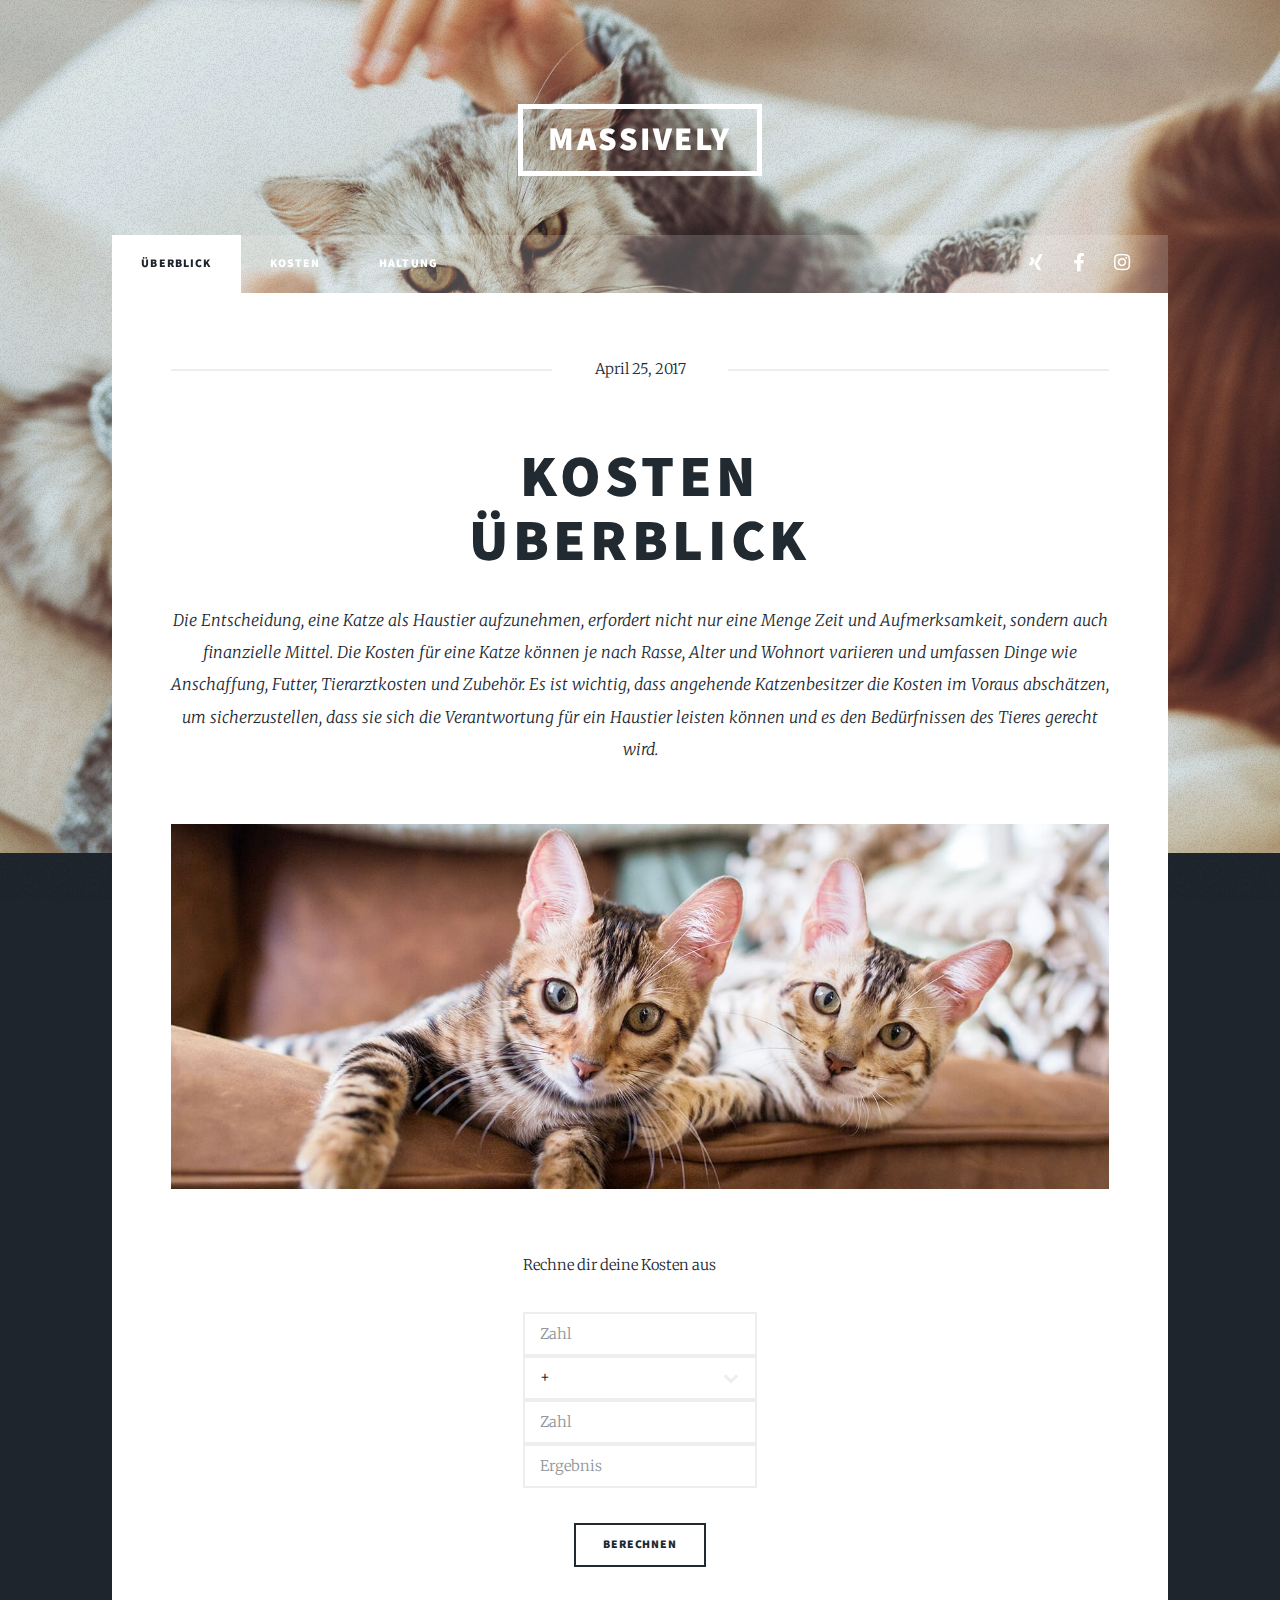
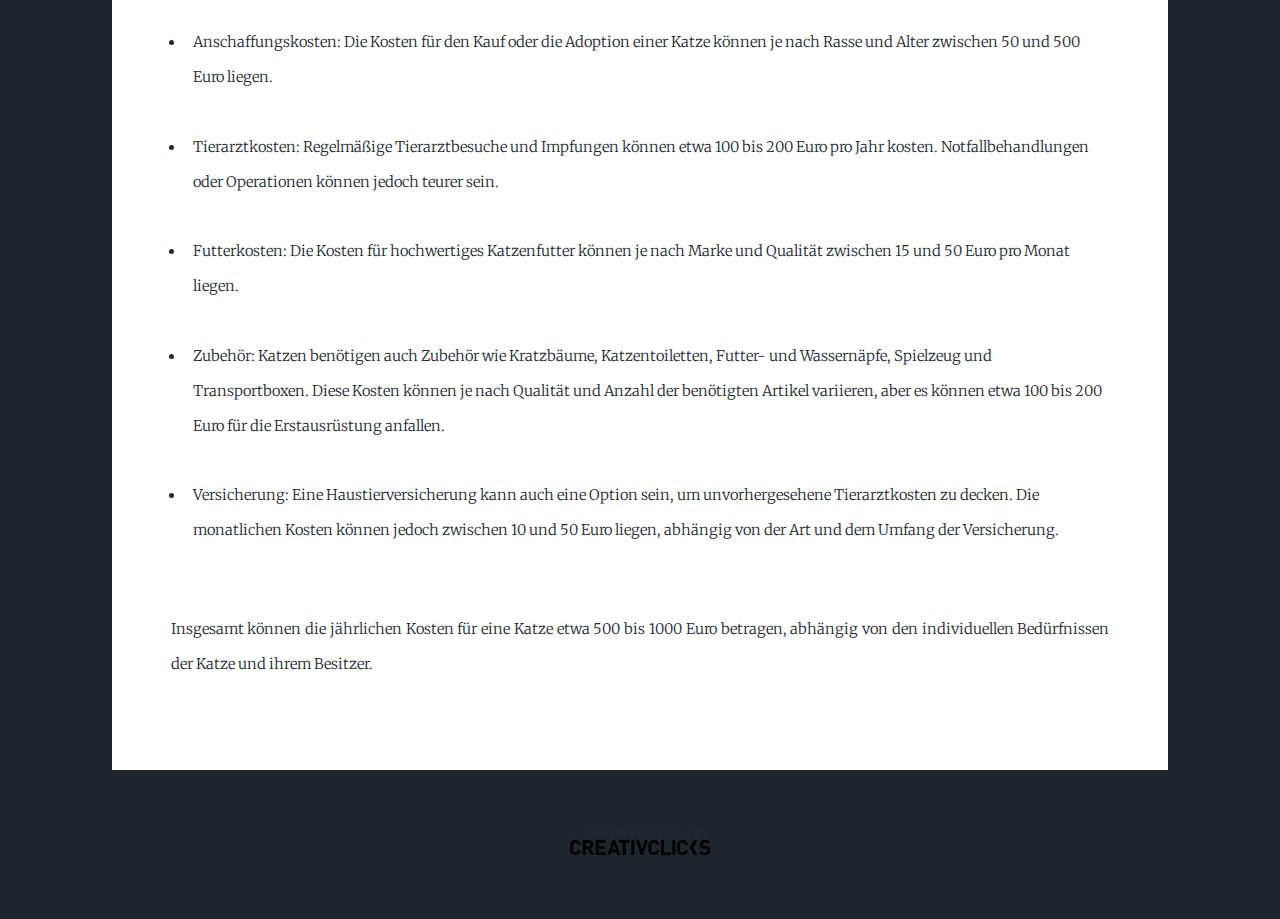
<file: generic.html>
<!DOCTYPE HTML>
<!--
	Massively by HTML5 UP
	html5up.net | @ajlkn
	Free for personal and commercial use under the CCA 3.0 license (html5up.net/license)
-->
<html>
	<head>
		<title>Generic Page - Massively by HTML5 UP</title>
		<meta charset="utf-8" />
		<meta name="viewport" content="width=device-width, initial-scale=1, user-scalable=no" />
		<link rel="stylesheet" href="assets/css/main.css" />
		<noscript><link rel="stylesheet" href="assets/css/noscript.css" /></noscript>
	</head>
	<script type="text/javascript">
		function calculate() {
			var operand1 = parseInt(document.getElementById("operand1").value);
			var operand2 = parseInt(document.getElementById("operand2").value);
			var operator = document.getElementById("operator").value;
			var result = 0;
			
			if (operator == "+") {
				result = operand1 + operand2 + 1;
			} else if (operator == "-") {
				result = operand1 - operand2;
			} else if (operator == "*") {
				result = operand1 * operand2;
			} else if (operator == "/") {
				result = operand1 / operand2;
			}
			
			document.getElementById("result").value = result;
		} 
	</script>
	<body class="is-preload">

		<!-- Wrapper -->
			<div id="wrapper">

				<!-- Header -->
					<header id="header">
						<a href="index.html" class="logo">Massively</a>
					</header>

				<!-- Nav -->
				<nav id="nav">
					<ul class="links">
						<li class="active"><a href="index.html">Überblick</a></li>
							<li><a href="generic.html">Kosten</a></li>
							<li><a href="elements.html">Haltung</a></li>
					</ul>
					<ul class="icons">
						<li><a href="https://www.xing.com/pages/creativclicksgmbh" class="icon brands fa-xing"><span class="label">Xing</span></a></li>
						<li><a href="https://www.facebook.com/creativclicks" class="icon brands fa-facebook-f"><span class="label">Facebook</span></a></li>
						<li><a href="https://www.instagram.com/creativclicks/" class="icon brands fa-instagram"><span class="label">Instagram</span></a></li>
					</ul>
				</nav>

				<!-- Main -->
					<div id="main">

						<!-- Post -->
							<section class="post">
								<header class="major">
									<span class="date">April 25, 2017</span>
									<h1>Kosten<br />
									Überblick</h1>
									<p>Die Entscheidung, eine Katze als Haustier aufzunehmen, erfordert nicht nur eine Menge Zeit und Aufmerksamkeit, sondern auch finanzielle Mittel. Die Kosten für eine Katze können je nach Rasse, Alter und Wohnort variieren und umfassen Dinge wie Anschaffung, Futter, Tierarztkosten und Zubehör. Es ist wichtig, dass angehende Katzenbesitzer die Kosten im Voraus abschätzen, um sicherzustellen, dass sie sich die Verantwortung für ein Haustier leisten können und es den Bedürfnissen des Tieres gerecht wird.</p>
									<div class="image main"><img src="images/cat.jpg" alt="" /></div>
									<form style="margin:auto; display:inline-block;">
										<p>Rechne dir deine Kosten aus</p>
								<input type="text" id="operand1" placeholder="Zahl">
								<select id="operator" class="taschenrechner" >
									<option value="+">+</option>
									<option value="-">-</option>
									<option value="*">*</option>
									<option value="/">/</option>
								</select>
								<input type="text" id="operand2" placeholder="Zahl">
								<input type="text" id="result" placeholder="Ergebnis"><br>
								<input type="button" value="Berechnen" onclick="calculate()">
							</form>
								</header>
								
								
								<ul>
									<li>Anschaffungskosten: Die Kosten für den Kauf oder die Adoption einer Katze können je nach Rasse und Alter zwischen 50 und 500 Euro liegen.</li><br>
									<li>Tierarztkosten: Regelmäßige Tierarztbesuche und Impfungen können etwa 100 bis 200 Euro pro Jahr kosten. Notfallbehandlungen oder Operationen können jedoch teurer sein.</li><br>
									<li>Futterkosten: Die Kosten für hochwertiges Katzenfutter können je nach Marke und Qualität zwischen 15 und 50 Euro pro Monat liegen.</li><br>
									<li>Zubehör: Katzen benötigen auch Zubehör wie Kratzbäume, Katzentoiletten, Futter- und Wassernäpfe, Spielzeug und Transportboxen. Diese Kosten können je nach Qualität und Anzahl der benötigten Artikel variieren, aber es können etwa 100 bis 200 Euro für die Erstausrüstung anfallen.</li><br>
									<li>Versicherung: Eine Haustierversicherung kann auch eine Option sein, um unvorhergesehene Tierarztkosten zu decken. Die monatlichen Kosten können jedoch zwischen 10 und 50 Euro liegen, abhängig von der Art und dem Umfang der Versicherung.</li><br>
								</ul>
								<p>Insgesamt können die jährlichen Kosten für eine Katze etwa 500 bis 1000 Euro betragen, abhängig von den individuellen Bedürfnissen der Katze und ihrem Besitzer.</p>
							</section>
					</div>


				<!-- Copyright -->
				<div id="copyright">
					<ul><li>&copy; Copyright 2023 | By <a href="https://www.creativclicks.de/home"><svg data-v-0a480254="" xmlns="http://www.w3.org/2000/svg" viewBox="0 0 160 17.13"><path data-v-0a480254="" d="M352.52,303.41a5.77,5.77,0,0,1-1.37,1.66,5.57,5.57,0,0,1-1.85,1,7.52,7.52,0,0,1-2.2.33,6.56,6.56,0,0,1-2.52-.47,6.41,6.41,0,0,1-2-1.38,4.92,4.92,0,0,1-1-1.36,5.94,5.94,0,0,1-.48-1.55,12.94,12.94,0,0,1-.17-1.77c0-.63,0-1.31,0-2s0-1.41,0-2a13.25,13.25,0,0,1,.17-1.77,6.06,6.06,0,0,1,.48-1.55,5.23,5.23,0,0,1,1-1.36,6.38,6.38,0,0,1,2-1.37,6.56,6.56,0,0,1,2.52-.47,7.22,7.22,0,0,1,2.21.33,5.58,5.58,0,0,1,1.84,1,5.94,5.94,0,0,1,1.37,1.67,7.05,7.05,0,0,1,.77,2.32H350a3.69,3.69,0,0,0-.93-1.7,2.55,2.55,0,0,0-1.91-.69,3.2,3.2,0,0,0-1.22.24,2.7,2.7,0,0,0-.89.64,3,3,0,0,0-.4.58,3.42,3.42,0,0,0-.26.84,11.79,11.79,0,0,0-.13,1.32q0,.81,0,2t0,2a11.74,11.74,0,0,0,.13,1.33,3.55,3.55,0,0,0,.26.84,3.32,3.32,0,0,0,.4.58,2.54,2.54,0,0,0,.89.63,2.86,2.86,0,0,0,1.22.24,2.5,2.5,0,0,0,1.91-.69,3.69,3.69,0,0,0,.93-1.7h3.33a7,7,0,0,1-.77,2.32" transform="translate(-340.9 -289.29)"></path><path data-v-0a480254="" d="M364.26,294.59a2.06,2.06,0,0,1-.65,1.6,2.41,2.41,0,0,1-1.74.62h-3.1v-4.45h3.1a2.41,2.41,0,0,1,1.74.62,2.08,2.08,0,0,1,.65,1.61m3,1.6a4.82,4.82,0,0,0,.25-1.6,5.42,5.42,0,0,0-.37-2,4.71,4.71,0,0,0-1.07-1.64,5.45,5.45,0,0,0-1.73-1.11,6.19,6.19,0,0,0-2.29-.41h-6.6v16.84h3.28v-6.72h2.37l3.28,6.72h3.81L364.47,299a5,5,0,0,0,1.17-.6,4.48,4.48,0,0,0,1.65-2.21" transform="translate(-340.9 -289.29)"></path><path data-v-0a480254="" d="M370.34,289.43v16.84h11.09v-2.94h-7.8v-4.09h6.64v-2.93h-6.65v-3.95h7.8v-2.93Z" transform="translate(-340.9 -289.29)"></path><path data-v-0a480254="" d="M391.06,294.4l2.05,6.12h-4.18Zm-1.37-5-6.13,16.84H387l1-3h6l1,3h3.43l-6.15-16.84Z" transform="translate(-340.9 -289.29)"></path><path data-v-0a480254="" d="M396.69,289.43v2.93h4.4v13.9h3.29v-13.9h4.4v-2.93Z" transform="translate(-340.9 -289.29)"></path><rect data-v-0a480254="" x="70.05" y="0.14" width="3.29" height="16.84"></rect><path data-v-0a480254="" d="M426.36,289.43l-3.38,11-3.38-11h-3.41l5.56,16.84h2.46l5.58-16.84Z" transform="translate(-340.9 -289.29)"></path><path data-v-0a480254="" d="M500.42,303.48a4.77,4.77,0,0,1-1.33,1.6,6.09,6.09,0,0,1-2,1,8.55,8.55,0,0,1-2.46.34,11,11,0,0,1-3.42-.48,6.73,6.73,0,0,1-2.73-1.74l2.13-2.13a4.3,4.3,0,0,0,1.84,1.11,7.58,7.58,0,0,0,2.22.31,3.87,3.87,0,0,0,2.23-.53,1.76,1.76,0,0,0,.75-1.55,1.83,1.83,0,0,0-.52-1.42,2.05,2.05,0,0,0-.58-.37,4.65,4.65,0,0,0-.91-.22l-2-.29a5.64,5.64,0,0,1-3.26-1.39,4.46,4.46,0,0,1-1.21-3.31,5.26,5.26,0,0,1,.4-2.07,4.61,4.61,0,0,1,1.16-1.61,5.53,5.53,0,0,1,1.84-1.05,7.66,7.66,0,0,1,2.46-.38,9.51,9.51,0,0,1,3.05.45,6.34,6.34,0,0,1,2.39,1.52l-2.07,2.05a3.72,3.72,0,0,0-1.72-1,8.44,8.44,0,0,0-1.74-.2,2.7,2.7,0,0,0-2,.63,2.06,2.06,0,0,0-.64,1.5,1.77,1.77,0,0,0,.12.64,1.68,1.68,0,0,0,.38.57,2.31,2.31,0,0,0,.65.41,3.24,3.24,0,0,0,.91.25l2,.28a7.89,7.89,0,0,1,1.91.49,4.37,4.37,0,0,1,1.3.81,3.68,3.68,0,0,1,1,1.54,6.36,6.36,0,0,1,.3,2,4.83,4.83,0,0,1-.49,2.18" transform="translate(-340.9 -289.29)"></path><path data-v-0a480254="" d="M442,303.41a5.77,5.77,0,0,1-1.37,1.66,5.52,5.52,0,0,1-1.86,1,7.42,7.42,0,0,1-2.2.33,6.59,6.59,0,0,1-2.52-.47,6.48,6.48,0,0,1-2-1.38,4.92,4.92,0,0,1-1-1.36,6,6,0,0,1-.49-1.55,12.94,12.94,0,0,1-.16-1.77c0-.63,0-1.31,0-2s0-1.41,0-2a13.23,13.23,0,0,1,.16-1.77,6.08,6.08,0,0,1,.49-1.55,5.23,5.23,0,0,1,1-1.36,6.12,6.12,0,0,1,4.54-1.84,6.89,6.89,0,0,1,2.21.33,5.45,5.45,0,0,1,1.85,1,6.12,6.12,0,0,1,1.37,1.67,7.05,7.05,0,0,1,.77,2.32h-3.34a3.73,3.73,0,0,0-.92-1.7,2.59,2.59,0,0,0-1.91-.69,3.16,3.16,0,0,0-1.22.24,2.56,2.56,0,0,0-.89.64,2.6,2.6,0,0,0-.4.58,3.42,3.42,0,0,0-.26.84,11.79,11.79,0,0,0-.13,1.32q0,.81,0,2t0,2a11.74,11.74,0,0,0,.13,1.33,3.15,3.15,0,0,0,.26.84,2.85,2.85,0,0,0,.4.58,2.54,2.54,0,0,0,.89.63,2.83,2.83,0,0,0,1.22.24,2.51,2.51,0,0,0,1.91-.69,3.68,3.68,0,0,0,.92-1.7h3.34a7,7,0,0,1-.77,2.32" transform="translate(-340.9 -289.29)"></path><path data-v-0a480254="" d="M444.81,289.43v16.84h10.93v-2.94H448.1v-13.9Z" transform="translate(-340.9 -289.29)"></path><rect data-v-0a480254="" x="116.81" y="0.14" width="3.29" height="16.84"></rect><path data-v-0a480254="" d="M474.61,303.41a5.77,5.77,0,0,1-1.37,1.66,5.52,5.52,0,0,1-1.86,1,7.42,7.42,0,0,1-2.2.33,6.54,6.54,0,0,1-2.51-.47,6.1,6.1,0,0,1-2-1.38,4.75,4.75,0,0,1-1-1.36,5.94,5.94,0,0,1-.48-1.55,12.94,12.94,0,0,1-.17-1.77c0-.63,0-1.31,0-2s0-1.41,0-2a13.25,13.25,0,0,1,.17-1.77,5.94,5.94,0,0,1,.48-1.55,5.27,5.27,0,0,1,1-1.36,6.34,6.34,0,0,1,2-1.37,6.59,6.59,0,0,1,2.52-.47,7.22,7.22,0,0,1,2.21.33,5.58,5.58,0,0,1,1.84,1,6,6,0,0,1,1.38,1.67,6.81,6.81,0,0,1,.76,2.32h-3.33a3.73,3.73,0,0,0-.92-1.7,2.57,2.57,0,0,0-1.92-.69,3.2,3.2,0,0,0-1.22.24,2.66,2.66,0,0,0-.88.64,2.5,2.5,0,0,0-.4.58,2.82,2.82,0,0,0-.26.84,9.83,9.83,0,0,0-.13,1.32c0,.54,0,1.21,0,2s0,1.48,0,2a9.82,9.82,0,0,0,.13,1.33,2.82,2.82,0,0,0,.26.84,2.5,2.5,0,0,0,.4.58,2.66,2.66,0,0,0,.88.64,3,3,0,0,0,1.22.23,2.56,2.56,0,0,0,1.92-.68,3.78,3.78,0,0,0,.92-1.7h3.33a6.78,6.78,0,0,1-.77,2.31" transform="translate(-340.9 -289.29)"></path><path data-v-0a480254="" d="M482.48,289.29l-5,8.64h0l4.95,8.48h3.9l-4.95-8.48h0l5-8.64Z" transform="translate(-340.9 -289.29)" class="sign c7"></path></svg></a></li></ul>
				</div>

			</div>

		<!-- Scripts -->
			<script src="assets/js/jquery.min.js"></script>
			<script src="assets/js/jquery.scrollex.min.js"></script>
			<script src="assets/js/jquery.scrolly.min.js"></script>
			<script src="assets/js/browser.min.js"></script>
			<script src="assets/js/breakpoints.min.js"></script>
			<script src="assets/js/util.js"></script>
			<script src="assets/js/main.js"></script>

	</body>
</html>
</file>
<file: assets/css/main.css>
@import url(fontawesome-all.min.css);
@import url("https://fonts.googleapis.com/css?family=Merriweather:300,700,300italic,700italic|Source+Sans+Pro:900");

/*
	Massively by HTML5 UP
	html5up.net | @ajlkn
	Free for personal and commercial use under the CCA 3.0 license (html5up.net/license)
*/

html, body, div, span, applet, object,
iframe, h1, h2, h3, h4, h5, h6, p, blockquote,
pre, a, abbr, acronym, address, big, cite,
code, del, dfn, em, img, ins, kbd, q, s, samp,
small, strike, strong, sub, sup, tt, var, b,
u, i, center, dl, dt, dd, ol, ul, li, fieldset,
form, label, legend, table, caption, tbody,
tfoot, thead, tr, th, td, article, aside,
canvas, details, embed, figure, figcaption,
footer, header, hgroup, menu, nav, output, ruby,
section, summary, time, mark, audio, video {
	margin: 0;
	padding: 0;
	border: 0;
	font-size: 100%;
	font: inherit;
	vertical-align: baseline;}

article, aside, details, figcaption, figure,
footer, header, hgroup, menu, nav, section {
	display: block;}

body {
	line-height: 1;
}

ol, ul {
	list-style: none;
}

blockquote, q {
	quotes: none;
}

	blockquote:before, blockquote:after, q:before, q:after {
		content: '';
		content: none;
	}

table {
	border-collapse: collapse;
	border-spacing: 0;
}

body {
	-webkit-text-size-adjust: none;
}

mark {
	background-color: transparent;
	color: inherit;
}

input::-moz-focus-inner {
	border: 0;
	padding: 0;
}

input, select, textarea {
	-moz-appearance: none;
	-webkit-appearance: none;
	-ms-appearance: none;
	appearance: none;
}

/* Test Fehler */
.test {
	margin: 100px;
	color:rgba(0, 0, 0, 0.658);
}

/* Basic */

	@-ms-viewport {
		width: device-width;
	}

	body {
		-ms-overflow-style: scrollbar;
	}

	@media screen and (max-width: 480px) {

		html, body {
			min-width: 320px;
		}

	}

	html {
		box-sizing: border-box;
	}

	*, *:before, *:after {
		box-sizing: inherit;
	}

	body {
		background-color: #1e252d;
	}

		body.is-preload *, body.is-preload *:before, body.is-preload *:after {
			-moz-animation: none !important;
			-webkit-animation: none !important;
			-ms-animation: none !important;
			animation: none !important;
			-moz-transition: none !important;
			-webkit-transition: none !important;
			-ms-transition: none !important;
			transition: none !important;
		}

/* Type */

	html {
		font-size: 16pt;
	}

		@media screen and (max-width: 1680px) {

			html {
				font-size: 12pt;
			}

		}

		@media screen and (max-width: 1280px) {

			html {
				font-size: 11pt;
			}

		}

		@media screen and (max-width: 360px) {

			html {
				font-size: 10pt;
			}

		}

	body {
		color: #212931;
	}

	body, input, select, textarea {
		font-family: "Merriweather", Georgia, serif;
		font-weight: 300;
		font-size: 1rem;
		line-height: 2.375;
	}

	a {
		-moz-transition: color 0.2s ease-in-out, background-color 0.2s ease-in-out, border-color 0.2s ease-in-out, box-shadow 0.2s ease-in-out;
		-webkit-transition: color 0.2s ease-in-out, background-color 0.2s ease-in-out, border-color 0.2s ease-in-out, box-shadow 0.2s ease-in-out;
		-ms-transition: color 0.2s ease-in-out, background-color 0.2s ease-in-out, border-color 0.2s ease-in-out, box-shadow 0.2s ease-in-out;
		transition: color 0.2s ease-in-out, background-color 0.2s ease-in-out, border-color 0.2s ease-in-out, box-shadow 0.2s ease-in-out;
		border-bottom: dotted 1px;
		text-decoration: none;
	}

		a:hover {
			border-bottom-color: transparent;
		}

	strong, b {
		font-weight: 600;
	}

	em, i {
		font-style: italic;
	}

	p {
		text-align: justify;
		margin: 0 0 2rem 0;
	}

	h1, h2, h3, h4, h5, h6 {
		font-family: "Source Sans Pro", Helvetica, sans-serif;
		font-weight: 900;
		line-height: 1.5;
		letter-spacing: 0.075em;
		text-transform: uppercase;
		margin: 0 0 1rem 0;
	}

		h1 a, h2 a, h3 a, h4 a, h5 a, h6 a {
			border-bottom: 0;
			color: inherit;
			text-decoration: none;
		}

	h1 {
		font-size: 4rem;
		line-height: 1.1;
		margin: 0 0 2rem 0;
	}

	h2 {
		font-size: 1.75rem;
		line-height: 1.3;
		margin: 0 0 1.5rem 0;
	}

	h3 {
		font-size: 1.25rem;
		margin: 0 0 1.5rem 0;
	}

	h4 {
		font-size: 1rem;
	}

	h5 {
		font-size: 0.9rem;
	}

	h6 {
		font-size: 0.8rem;
	}

	sub {
		font-size: 0.8rem;
		position: relative;
		top: 0.5rem;
	}

	sup {
		font-size: 0.8rem;
		position: relative;
		top: -0.5rem;
	}

	blockquote {
		border-left: solid 4px;
		font-style: italic;
		margin: 0 0 2rem 0;
		padding: 0.5rem 0 0.5rem 2rem;
	}

	code {
		border: solid 2px;
		font-family: "Courier New", monospace;
		font-size: 0.9rem;
		margin: 0 0.25rem;
		padding: 0.25rem 0.65rem;
	}

	pre {
		-webkit-overflow-scrolling: touch;
		font-family: "Courier New", monospace;
		font-size: 0.9rem;
		margin: 0 0 2rem 0;
	}

		pre code {
			display: block;
			line-height: 1.75;
			padding: 1rem 1.5rem;
			overflow-x: auto;
		}

	hr {
		border: 0;
		border-bottom: solid 2px;
		margin: 3rem 0;
	}

		hr.major {
			margin: 5rem 0;
		}

	.align-left {
		text-align: left;
	}

	.align-center {
		text-align: center;
	}

	.align-right {
		text-align: right;
	}

	input, select, textarea {
		color: #212931;
	}

	a {
		color: #212931;
		border-bottom-color: rgba(33, 41, 49, 0.5);
	}

		a:hover {
			border-bottom-color: transparent;
			color: #ffdc9a !important;
		}

	strong, b {
		color: #212931;
	}

	h1, h2, h3, h4, h5, h6 {
		color: #212931;
	}

	blockquote {
		border-left-color: #eeeeee;
	}

	code {
		background: rgba(220, 220, 220, 0.25);
		border-color: #eeeeee;
	}

	hr {
		border-bottom-color: #eeeeee;
	}

/* Row */

	.row {
		display: flex;
		flex-wrap: wrap;
		box-sizing: border-box;
		align-items: stretch;
	}

		.row > * {
			box-sizing: border-box;
		}

		.row.gtr-uniform > * > :last-child {
			margin-bottom: 0;
		}

		.row.aln-left {
			justify-content: flex-start;
		}

		.row.aln-center {
			justify-content: center;
		}

		.row.aln-right {
			justify-content: flex-end;
		}

		.row.aln-top {
			align-items: flex-start;
		}

		.row.aln-middle {
			align-items: center;
		}

		.row.aln-bottom {
			align-items: flex-end;
		}

		.row > .imp {
			order: -1;
		}

		.row > .col-1 {
			width: 8.33333%;
		}

		.row > .off-1 {
			margin-left: 8.33333%;
		}

		.row > .col-2 {
			width: 16.66667%;
		}

		.row > .off-2 {
			margin-left: 16.66667%;
		}

		.row > .col-3 {
			width: 25%;
		}

		.row > .off-3 {
			margin-left: 25%;
		}

		.row > .col-4 {
			width: 33.33333%;
		}

		.row > .off-4 {
			margin-left: 33.33333%;
		}

		.row > .col-5 {
			width: 41.66667%;
		}

		.row > .off-5 {
			margin-left: 41.66667%;
		}

		.row > .col-6 {
			width: 50%;
		}

		.row > .off-6 {
			margin-left: 50%;
		}

		.row > .col-7 {
			width: 58.33333%;
		}

		.row > .off-7 {
			margin-left: 58.33333%;
		}

		.row > .col-8 {
			width: 66.66667%;
		}

		.row > .off-8 {
			margin-left: 66.66667%;
		}

		.row > .col-9 {
			width: 75%;
		}

		.row > .off-9 {
			margin-left: 75%;
		}

		.row > .col-10 {
			width: 83.33333%;
		}

		.row > .off-10 {
			margin-left: 83.33333%;
		}

		.row > .col-11 {
			width: 91.66667%;
		}

		.row > .off-11 {
			margin-left: 91.66667%;
		}

		.row > .col-12 {
			width: 100%;
		}

		.row > .off-12 {
			margin-left: 100%;
		}

		.row.gtr-0 {
			margin-top: 0;
			margin-left: 0rem;
		}

			.row.gtr-0 > * {
				padding: 0 0 0 0rem;
			}

			.row.gtr-0.gtr-uniform {
				margin-top: 0rem;
			}

				.row.gtr-0.gtr-uniform > * {
					padding-top: 0rem;
				}

		.row.gtr-25 {
			margin-top: 0;
			margin-left: -0.375rem;
		}

			.row.gtr-25 > * {
				padding: 0 0 0 0.375rem;
			}

			.row.gtr-25.gtr-uniform {
				margin-top: -0.375rem;
			}

				.row.gtr-25.gtr-uniform > * {
					padding-top: 0.375rem;
				}

		.row.gtr-50 {
			margin-top: 0;
			margin-left: -0.75rem;
		}

			.row.gtr-50 > * {
				padding: 0 0 0 0.75rem;
			}

			.row.gtr-50.gtr-uniform {
				margin-top: -0.75rem;
			}

				.row.gtr-50.gtr-uniform > * {
					padding-top: 0.75rem;
				}

		.row {
			margin-top: 0;
			margin-left: -1.5rem;
		}

			.row > * {
				padding: 0 0 0 1.5rem;
			}

			.row.gtr-uniform {
				margin-top: -1.5rem;
			}

				.row.gtr-uniform > * {
					padding-top: 1.5rem;
				}

		.row.gtr-150 {
			margin-top: 0;
			margin-left: -2.25rem;
		}

			.row.gtr-150 > * {
				padding: 0 0 0 2.25rem;
			}

			.row.gtr-150.gtr-uniform {
				margin-top: -2.25rem;
			}

				.row.gtr-150.gtr-uniform > * {
					padding-top: 2.25rem;
				}

		.row.gtr-200 {
			margin-top: 0;
			margin-left: -3rem;
		}

			.row.gtr-200 > * {
				padding: 0 0 0 3rem;
			}

			.row.gtr-200.gtr-uniform {
				margin-top: -3rem;
			}

				.row.gtr-200.gtr-uniform > * {
					padding-top: 3rem;
				}

		@media screen and (max-width: 1680px) {

			.row {
				display: flex;
				flex-wrap: wrap;
				box-sizing: border-box;
				align-items: stretch;
			}

				.row > * {
					box-sizing: border-box;
				}

				.row.gtr-uniform > * > :last-child {
					margin-bottom: 0;
				}

				.row.aln-left {
					justify-content: flex-start;
				}

				.row.aln-center {
					justify-content: center;
				}

				.row.aln-right {
					justify-content: flex-end;
				}

				.row.aln-top {
					align-items: flex-start;
				}

				.row.aln-middle {
					align-items: center;
				}

				.row.aln-bottom {
					align-items: flex-end;
				}

				.row > .imp-xlarge {
					order: -1;
				}

				.row > .col-1-xlarge {
					width: 8.33333%;
				}

				.row > .off-1-xlarge {
					margin-left: 8.33333%;
				}

				.row > .col-2-xlarge {
					width: 16.66667%;
				}

				.row > .off-2-xlarge {
					margin-left: 16.66667%;
				}

				.row > .col-3-xlarge {
					width: 25%;
				}

				.row > .off-3-xlarge {
					margin-left: 25%;
				}

				.row > .col-4-xlarge {
					width: 33.33333%;
				}

				.row > .off-4-xlarge {
					margin-left: 33.33333%;
				}

				.row > .col-5-xlarge {
					width: 41.66667%;
				}

				.row > .off-5-xlarge {
					margin-left: 41.66667%;
				}

				.row > .col-6-xlarge {
					width: 50%;
				}

				.row > .off-6-xlarge {
					margin-left: 50%;
				}

				.row > .col-7-xlarge {
					width: 58.33333%;
				}

				.row > .off-7-xlarge {
					margin-left: 58.33333%;
				}

				.row > .col-8-xlarge {
					width: 66.66667%;
				}

				.row > .off-8-xlarge {
					margin-left: 66.66667%;
				}

				.row > .col-9-xlarge {
					width: 75%;
				}

				.row > .off-9-xlarge {
					margin-left: 75%;
				}

				.row > .col-10-xlarge {
					width: 83.33333%;
				}

				.row > .off-10-xlarge {
					margin-left: 83.33333%;
				}

				.row > .col-11-xlarge {
					width: 91.66667%;
				}

				.row > .off-11-xlarge {
					margin-left: 91.66667%;
				}

				.row > .col-12-xlarge {
					width: 100%;
				}

				.row > .off-12-xlarge {
					margin-left: 100%;
				}

				.row.gtr-0 {
					margin-top: 0;
					margin-left: 0rem;
				}

					.row.gtr-0 > * {
						padding: 0 0 0 0rem;
					}

					.row.gtr-0.gtr-uniform {
						margin-top: 0rem;
					}

						.row.gtr-0.gtr-uniform > * {
							padding-top: 0rem;
						}

				.row.gtr-25 {
					margin-top: 0;
					margin-left: -0.375rem;
				}

					.row.gtr-25 > * {
						padding: 0 0 0 0.375rem;
					}

					.row.gtr-25.gtr-uniform {
						margin-top: -0.375rem;
					}

						.row.gtr-25.gtr-uniform > * {
							padding-top: 0.375rem;
						}

				.row.gtr-50 {
					margin-top: 0;
					margin-left: -0.75rem;
				}

					.row.gtr-50 > * {
						padding: 0 0 0 0.75rem;
					}

					.row.gtr-50.gtr-uniform {
						margin-top: -0.75rem;
					}

						.row.gtr-50.gtr-uniform > * {
							padding-top: 0.75rem;
						}

				.row {
					margin-top: 0;
					margin-left: -1.5rem;
				}

					.row > * {
						padding: 0 0 0 1.5rem;
					}

					.row.gtr-uniform {
						margin-top: -1.5rem;
					}

						.row.gtr-uniform > * {
							padding-top: 1.5rem;
						}

				.row.gtr-150 {
					margin-top: 0;
					margin-left: -2.25rem;
				}

					.row.gtr-150 > * {
						padding: 0 0 0 2.25rem;
					}

					.row.gtr-150.gtr-uniform {
						margin-top: -2.25rem;
					}

						.row.gtr-150.gtr-uniform > * {
							padding-top: 2.25rem;
						}

				.row.gtr-200 {
					margin-top: 0;
					margin-left: -3rem;
				}

					.row.gtr-200 > * {
						padding: 0 0 0 3rem;
					}

					.row.gtr-200.gtr-uniform {
						margin-top: -3rem;
					}

						.row.gtr-200.gtr-uniform > * {
							padding-top: 3rem;
						}

		}

		@media screen and (max-width: 1280px) {

			.row {
				display: flex;
				flex-wrap: wrap;
				box-sizing: border-box;
				align-items: stretch;
			}

				.row > * {
					box-sizing: border-box;
				}

				.row.gtr-uniform > * > :last-child {
					margin-bottom: 0;
				}

				.row.aln-left {
					justify-content: flex-start;
				}

				.row.aln-center {
					justify-content: center;
				}

				.row.aln-right {
					justify-content: flex-end;
				}

				.row.aln-top {
					align-items: flex-start;
				}

				.row.aln-middle {
					align-items: center;
				}

				.row.aln-bottom {
					align-items: flex-end;
				}

				.row > .imp-large {
					order: -1;
				}

				.row > .col-1-large {
					width: 8.33333%;
				}

				.row > .off-1-large {
					margin-left: 8.33333%;
				}

				.row > .col-2-large {
					width: 16.66667%;
				}

				.row > .off-2-large {
					margin-left: 16.66667%;
				}

				.row > .col-3-large {
					width: 25%;
				}

				.row > .off-3-large {
					margin-left: 25%;
				}

				.row > .col-4-large {
					width: 33.33333%;
				}

				.row > .off-4-large {
					margin-left: 33.33333%;
				}

				.row > .col-5-large {
					width: 41.66667%;
				}

				.row > .off-5-large {
					margin-left: 41.66667%;
				}

				.row > .col-6-large {
					width: 50%;
				}

				.row > .off-6-large {
					margin-left: 50%;
				}

				.row > .col-7-large {
					width: 58.33333%;
				}

				.row > .off-7-large {
					margin-left: 58.33333%;
				}

				.row > .col-8-large {
					width: 66.66667%;
				}

				.row > .off-8-large {
					margin-left: 66.66667%;
				}

				.row > .col-9-large {
					width: 75%;
				}

				.row > .off-9-large {
					margin-left: 75%;
				}

				.row > .col-10-large {
					width: 83.33333%;
				}

				.row > .off-10-large {
					margin-left: 83.33333%;
				}

				.row > .col-11-large {
					width: 91.66667%;
				}

				.row > .off-11-large {
					margin-left: 91.66667%;
				}

				.row > .col-12-large {
					width: 100%;
				}

				.row > .off-12-large {
					margin-left: 100%;
				}

				.row.gtr-0 {
					margin-top: 0;
					margin-left: 0rem;
				}

					.row.gtr-0 > * {
						padding: 0 0 0 0rem;
					}

					.row.gtr-0.gtr-uniform {
						margin-top: 0rem;
					}

						.row.gtr-0.gtr-uniform > * {
							padding-top: 0rem;
						}

				.row.gtr-25 {
					margin-top: 0;
					margin-left: -0.375rem;
				}

					.row.gtr-25 > * {
						padding: 0 0 0 0.375rem;
					}

					.row.gtr-25.gtr-uniform {
						margin-top: -0.375rem;
					}

						.row.gtr-25.gtr-uniform > * {
							padding-top: 0.375rem;
						}

				.row.gtr-50 {
					margin-top: 0;
					margin-left: -0.75rem;
				}

					.row.gtr-50 > * {
						padding: 0 0 0 0.75rem;
					}

					.row.gtr-50.gtr-uniform {
						margin-top: -0.75rem;
					}

						.row.gtr-50.gtr-uniform > * {
							padding-top: 0.75rem;
						}

				.row {
					margin-top: 0;
					margin-left: -1.5rem;
				}

					.row > * {
						padding: 0 0 0 1.5rem;
					}

					.row.gtr-uniform {
						margin-top: -1.5rem;
					}

						.row.gtr-uniform > * {
							padding-top: 1.5rem;
						}

				.row.gtr-150 {
					margin-top: 0;
					margin-left: -2.25rem;
				}

					.row.gtr-150 > * {
						padding: 0 0 0 2.25rem;
					}

					.row.gtr-150.gtr-uniform {
						margin-top: -2.25rem;
					}

						.row.gtr-150.gtr-uniform > * {
							padding-top: 2.25rem;
						}

				.row.gtr-200 {
					margin-top: 0;
					margin-left: -3rem;
				}

					.row.gtr-200 > * {
						padding: 0 0 0 3rem;
					}

					.row.gtr-200.gtr-uniform {
						margin-top: -3rem;
					}

						.row.gtr-200.gtr-uniform > * {
							padding-top: 3rem;
						}

		}

		@media screen and (max-width: 980px) {

			.row {
				display: flex;
				flex-wrap: wrap;
				box-sizing: border-box;
				align-items: stretch;
			}

				.row > * {
					box-sizing: border-box;
				}

				.row.gtr-uniform > * > :last-child {
					margin-bottom: 0;
				}

				.row.aln-left {
					justify-content: flex-start;
				}

				.row.aln-center {
					justify-content: center;
				}

				.row.aln-right {
					justify-content: flex-end;
				}

				.row.aln-top {
					align-items: flex-start;
				}

				.row.aln-middle {
					align-items: center;
				}

				.row.aln-bottom {
					align-items: flex-end;
				}

				.row > .imp-medium {
					order: -1;
				}

				.row > .col-1-medium {
					width: 8.33333%;
				}

				.row > .off-1-medium {
					margin-left: 8.33333%;
				}

				.row > .col-2-medium {
					width: 16.66667%;
				}

				.row > .off-2-medium {
					margin-left: 16.66667%;
				}

				.row > .col-3-medium {
					width: 25%;
				}

				.row > .off-3-medium {
					margin-left: 25%;
				}

				.row > .col-4-medium {
					width: 33.33333%;
				}

				.row > .off-4-medium {
					margin-left: 33.33333%;
				}

				.row > .col-5-medium {
					width: 41.66667%;
				}

				.row > .off-5-medium {
					margin-left: 41.66667%;
				}

				.row > .col-6-medium {
					width: 50%;
				}

				.row > .off-6-medium {
					margin-left: 50%;
				}

				.row > .col-7-medium {
					width: 58.33333%;
				}

				.row > .off-7-medium {
					margin-left: 58.33333%;
				}

				.row > .col-8-medium {
					width: 66.66667%;
				}

				.row > .off-8-medium {
					margin-left: 66.66667%;
				}

				.row > .col-9-medium {
					width: 75%;
				}

				.row > .off-9-medium {
					margin-left: 75%;
				}

				.row > .col-10-medium {
					width: 83.33333%;
				}

				.row > .off-10-medium {
					margin-left: 83.33333%;
				}

				.row > .col-11-medium {
					width: 91.66667%;
				}

				.row > .off-11-medium {
					margin-left: 91.66667%;
				}

				.row > .col-12-medium {
					width: 100%;
				}

				.row > .off-12-medium {
					margin-left: 100%;
				}

				.row.gtr-0 {
					margin-top: 0;
					margin-left: 0rem;
				}

					.row.gtr-0 > * {
						padding: 0 0 0 0rem;
					}

					.row.gtr-0.gtr-uniform {
						margin-top: 0rem;
					}

						.row.gtr-0.gtr-uniform > * {
							padding-top: 0rem;
						}

				.row.gtr-25 {
					margin-top: 0;
					margin-left: -0.375rem;
				}

					.row.gtr-25 > * {
						padding: 0 0 0 0.375rem;
					}

					.row.gtr-25.gtr-uniform {
						margin-top: -0.375rem;
					}

						.row.gtr-25.gtr-uniform > * {
							padding-top: 0.375rem;
						}

				.row.gtr-50 {
					margin-top: 0;
					margin-left: -0.75rem;
				}

					.row.gtr-50 > * {
						padding: 0 0 0 0.75rem;
					}

					.row.gtr-50.gtr-uniform {
						margin-top: -0.75rem;
					}

						.row.gtr-50.gtr-uniform > * {
							padding-top: 0.75rem;
						}

				.row {
					margin-top: 0;
					margin-left: -1.5rem;
				}

					.row > * {
						padding: 0 0 0 1.5rem;
					}

					.row.gtr-uniform {
						margin-top: -1.5rem;
					}

						.row.gtr-uniform > * {
							padding-top: 1.5rem;
						}

				.row.gtr-150 {
					margin-top: 0;
					margin-left: -2.25rem;
				}

					.row.gtr-150 > * {
						padding: 0 0 0 2.25rem;
					}

					.row.gtr-150.gtr-uniform {
						margin-top: -2.25rem;
					}

						.row.gtr-150.gtr-uniform > * {
							padding-top: 2.25rem;
						}

				.row.gtr-200 {
					margin-top: 0;
					margin-left: -3rem;
				}

					.row.gtr-200 > * {
						padding: 0 0 0 3rem;
					}

					.row.gtr-200.gtr-uniform {
						margin-top: -3rem;
					}

						.row.gtr-200.gtr-uniform > * {
							padding-top: 3rem;
						}

		}

		@media screen and (max-width: 736px) {

			.row {
				display: flex;
				flex-wrap: wrap;
				box-sizing: border-box;
				align-items: stretch;
			}

				.row > * {
					box-sizing: border-box;
				}

				.row.gtr-uniform > * > :last-child {
					margin-bottom: 0;
				}

				.row.aln-left {
					justify-content: flex-start;
				}

				.row.aln-center {
					justify-content: center;
				}

				.row.aln-right {
					justify-content: flex-end;
				}

				.row.aln-top {
					align-items: flex-start;
				}

				.row.aln-middle {
					align-items: center;
				}

				.row.aln-bottom {
					align-items: flex-end;
				}

				.row > .imp-small {
					order: -1;
				}

				.row > .col-1-small {
					width: 8.33333%;
				}

				.row > .off-1-small {
					margin-left: 8.33333%;
				}

				.row > .col-2-small {
					width: 16.66667%;
				}

				.row > .off-2-small {
					margin-left: 16.66667%;
				}

				.row > .col-3-small {
					width: 25%;
				}

				.row > .off-3-small {
					margin-left: 25%;
				}

				.row > .col-4-small {
					width: 33.33333%;
				}

				.row > .off-4-small {
					margin-left: 33.33333%;
				}

				.row > .col-5-small {
					width: 41.66667%;
				}

				.row > .off-5-small {
					margin-left: 41.66667%;
				}

				.row > .col-6-small {
					width: 50%;
				}

				.row > .off-6-small {
					margin-left: 50%;
				}

				.row > .col-7-small {
					width: 58.33333%;
				}

				.row > .off-7-small {
					margin-left: 58.33333%;
				}

				.row > .col-8-small {
					width: 66.66667%;
				}

				.row > .off-8-small {
					margin-left: 66.66667%;
				}

				.row > .col-9-small {
					width: 75%;
				}

				.row > .off-9-small {
					margin-left: 75%;
				}

				.row > .col-10-small {
					width: 83.33333%;
				}

				.row > .off-10-small {
					margin-left: 83.33333%;
				}

				.row > .col-11-small {
					width: 91.66667%;
				}

				.row > .off-11-small {
					margin-left: 91.66667%;
				}

				.row > .col-12-small {
					width: 100%;
				}

				.row > .off-12-small {
					margin-left: 100%;
				}

				.row.gtr-0 {
					margin-top: 0;
					margin-left: 0rem;
				}

					.row.gtr-0 > * {
						padding: 0 0 0 0rem;
					}

					.row.gtr-0.gtr-uniform {
						margin-top: 0rem;
					}

						.row.gtr-0.gtr-uniform > * {
							padding-top: 0rem;
						}

				.row.gtr-25 {
					margin-top: 0;
					margin-left: -0.375rem;
				}

					.row.gtr-25 > * {
						padding: 0 0 0 0.375rem;
					}

					.row.gtr-25.gtr-uniform {
						margin-top: -0.375rem;
					}

						.row.gtr-25.gtr-uniform > * {
							padding-top: 0.375rem;
						}

				.row.gtr-50 {
					margin-top: 0;
					margin-left: -0.75rem;
				}

					.row.gtr-50 > * {
						padding: 0 0 0 0.75rem;
					}

					.row.gtr-50.gtr-uniform {
						margin-top: -0.75rem;
					}

						.row.gtr-50.gtr-uniform > * {
							padding-top: 0.75rem;
						}

				.row {
					margin-top: 0;
					margin-left: -1.5rem;
				}

					.row > * {
						padding: 0 0 0 1.5rem;
					}

					.row.gtr-uniform {
						margin-top: -1.5rem;
					}

						.row.gtr-uniform > * {
							padding-top: 1.5rem;
						}

				.row.gtr-150 {
					margin-top: 0;
					margin-left: -2.25rem;
				}

					.row.gtr-150 > * {
						padding: 0 0 0 2.25rem;
					}

					.row.gtr-150.gtr-uniform {
						margin-top: -2.25rem;
					}

						.row.gtr-150.gtr-uniform > * {
							padding-top: 2.25rem;
						}

				.row.gtr-200 {
					margin-top: 0;
					margin-left: -3rem;
				}

					.row.gtr-200 > * {
						padding: 0 0 0 3rem;
					}

					.row.gtr-200.gtr-uniform {
						margin-top: -3rem;
					}

						.row.gtr-200.gtr-uniform > * {
							padding-top: 3rem;
						}

		}

		@media screen and (max-width: 480px) {

			.row {
				display: flex;
				flex-wrap: wrap;
				box-sizing: border-box;
				align-items: stretch;
			}

				.row > * {
					box-sizing: border-box;
				}

				.row.gtr-uniform > * > :last-child {
					margin-bottom: 0;
				}

				.row.aln-left {
					justify-content: flex-start;
				}

				.row.aln-center {
					justify-content: center;
				}

				.row.aln-right {
					justify-content: flex-end;
				}

				.row.aln-top {
					align-items: flex-start;
				}

				.row.aln-middle {
					align-items: center;
				}

				.row.aln-bottom {
					align-items: flex-end;
				}

				.row > .imp-xsmall {
					order: -1;
				}

				.row > .col-1-xsmall {
					width: 8.33333%;
				}

				.row > .off-1-xsmall {
					margin-left: 8.33333%;
				}

				.row > .col-2-xsmall {
					width: 16.66667%;
				}

				.row > .off-2-xsmall {
					margin-left: 16.66667%;
				}

				.row > .col-3-xsmall {
					width: 25%;
				}

				.row > .off-3-xsmall {
					margin-left: 25%;
				}

				.row > .col-4-xsmall {
					width: 33.33333%;
				}

				.row > .off-4-xsmall {
					margin-left: 33.33333%;
				}

				.row > .col-5-xsmall {
					width: 41.66667%;
				}

				.row > .off-5-xsmall {
					margin-left: 41.66667%;
				}

				.row > .col-6-xsmall {
					width: 50%;
				}

				.row > .off-6-xsmall {
					margin-left: 50%;
				}

				.row > .col-7-xsmall {
					width: 58.33333%;
				}

				.row > .off-7-xsmall {
					margin-left: 58.33333%;
				}

				.row > .col-8-xsmall {
					width: 66.66667%;
				}

				.row > .off-8-xsmall {
					margin-left: 66.66667%;
				}

				.row > .col-9-xsmall {
					width: 75%;
				}

				.row > .off-9-xsmall {
					margin-left: 75%;
				}

				.row > .col-10-xsmall {
					width: 83.33333%;
				}

				.row > .off-10-xsmall {
					margin-left: 83.33333%;
				}

				.row > .col-11-xsmall {
					width: 91.66667%;
				}

				.row > .off-11-xsmall {
					margin-left: 91.66667%;
				}

				.row > .col-12-xsmall {
					width: 100%;
				}

				.row > .off-12-xsmall {
					margin-left: 100%;
				}

				.row.gtr-0 {
					margin-top: 0;
					margin-left: 0rem;
				}

					.row.gtr-0 > * {
						padding: 0 0 0 0rem;
					}

					.row.gtr-0.gtr-uniform {
						margin-top: 0rem;
					}

						.row.gtr-0.gtr-uniform > * {
							padding-top: 0rem;
						}

				.row.gtr-25 {
					margin-top: 0;
					margin-left: -0.375rem;
				}

					.row.gtr-25 > * {
						padding: 0 0 0 0.375rem;
					}

					.row.gtr-25.gtr-uniform {
						margin-top: -0.375rem;
					}

						.row.gtr-25.gtr-uniform > * {
							padding-top: 0.375rem;
						}

				.row.gtr-50 {
					margin-top: 0;
					margin-left: -0.75rem;
				}

					.row.gtr-50 > * {
						padding: 0 0 0 0.75rem;
					}

					.row.gtr-50.gtr-uniform {
						margin-top: -0.75rem;
					}

						.row.gtr-50.gtr-uniform > * {
							padding-top: 0.75rem;
						}

				.row {
					margin-top: 0;
					margin-left: -1.5rem;
				}

					.row > * {
						padding: 0 0 0 1.5rem;
					}

					.row.gtr-uniform {
						margin-top: -1.5rem;
					}

						.row.gtr-uniform > * {
							padding-top: 1.5rem;
						}

				.row.gtr-150 {
					margin-top: 0;
					margin-left: -2.25rem;
				}

					.row.gtr-150 > * {
						padding: 0 0 0 2.25rem;
					}

					.row.gtr-150.gtr-uniform {
						margin-top: -2.25rem;
					}

						.row.gtr-150.gtr-uniform > * {
							padding-top: 2.25rem;
						}

				.row.gtr-200 {
					margin-top: 0;
					margin-left: -3rem;
				}

					.row.gtr-200 > * {
						padding: 0 0 0 3rem;
					}

					.row.gtr-200.gtr-uniform {
						margin-top: -3rem;
					}

						.row.gtr-200.gtr-uniform > * {
							padding-top: 3rem;
						}

		}

		@media screen and (max-width: 360px) {

			.row {
				display: flex;
				flex-wrap: wrap;
				box-sizing: border-box;
				align-items: stretch;
			}

				.row > * {
					box-sizing: border-box;
				}

				.row.gtr-uniform > * > :last-child {
					margin-bottom: 0;
				}

				.row.aln-left {
					justify-content: flex-start;
				}

				.row.aln-center {
					justify-content: center;
				}

				.row.aln-right {
					justify-content: flex-end;
				}

				.row.aln-top {
					align-items: flex-start;
				}

				.row.aln-middle {
					align-items: center;
				}

				.row.aln-bottom {
					align-items: flex-end;
				}

				.row > .imp-xxsmall {
					order: -1;
				}

				.row > .col-1-xxsmall {
					width: 8.33333%;
				}

				.row > .off-1-xxsmall {
					margin-left: 8.33333%;
				}

				.row > .col-2-xxsmall {
					width: 16.66667%;
				}

				.row > .off-2-xxsmall {
					margin-left: 16.66667%;
				}

				.row > .col-3-xxsmall {
					width: 25%;
				}

				.row > .off-3-xxsmall {
					margin-left: 25%;
				}

				.row > .col-4-xxsmall {
					width: 33.33333%;
				}

				.row > .off-4-xxsmall {
					margin-left: 33.33333%;
				}

				.row > .col-5-xxsmall {
					width: 41.66667%;
				}

				.row > .off-5-xxsmall {
					margin-left: 41.66667%;
				}

				.row > .col-6-xxsmall {
					width: 50%;
				}

				.row > .off-6-xxsmall {
					margin-left: 50%;
				}

				.row > .col-7-xxsmall {
					width: 58.33333%;
				}

				.row > .off-7-xxsmall {
					margin-left: 58.33333%;
				}

				.row > .col-8-xxsmall {
					width: 66.66667%;
				}

				.row > .off-8-xxsmall {
					margin-left: 66.66667%;
				}

				.row > .col-9-xxsmall {
					width: 75%;
				}

				.row > .off-9-xxsmall {
					margin-left: 75%;
				}

				.row > .col-10-xxsmall {
					width: 83.33333%;
				}

				.row > .off-10-xxsmall {
					margin-left: 83.33333%;
				}

				.row > .col-11-xxsmall {
					width: 91.66667%;
				}

				.row > .off-11-xxsmall {
					margin-left: 91.66667%;
				}

				.row > .col-12-xxsmall {
					width: 100%;
				}

				.row > .off-12-xxsmall {
					margin-left: 100%;
				}

				.row.gtr-0 {
					margin-top: 0;
					margin-left: 0rem;
				}

					.row.gtr-0 > * {
						padding: 0 0 0 0rem;
					}

					.row.gtr-0.gtr-uniform {
						margin-top: 0rem;
					}

						.row.gtr-0.gtr-uniform > * {
							padding-top: 0rem;
						}

				.row.gtr-25 {
					margin-top: 0;
					margin-left: -0.375rem;
				}

					.row.gtr-25 > * {
						padding: 0 0 0 0.375rem;
					}

					.row.gtr-25.gtr-uniform {
						margin-top: -0.375rem;
					}

						.row.gtr-25.gtr-uniform > * {
							padding-top: 0.375rem;
						}

				.row.gtr-50 {
					margin-top: 0;
					margin-left: -0.75rem;
				}

					.row.gtr-50 > * {
						padding: 0 0 0 0.75rem;
					}

					.row.gtr-50.gtr-uniform {
						margin-top: -0.75rem;
					}

						.row.gtr-50.gtr-uniform > * {
							padding-top: 0.75rem;
						}

				.row {
					margin-top: 0;
					margin-left: -1.5rem;
				}

					.row > * {
						padding: 0 0 0 1.5rem;
					}

					.row.gtr-uniform {
						margin-top: -1.5rem;
					}

						.row.gtr-uniform > * {
							padding-top: 1.5rem;
						}

				.row.gtr-150 {
					margin-top: 0;
					margin-left: -2.25rem;
				}

					.row.gtr-150 > * {
						padding: 0 0 0 2.25rem;
					}

					.row.gtr-150.gtr-uniform {
						margin-top: -2.25rem;
					}

						.row.gtr-150.gtr-uniform > * {
							padding-top: 2.25rem;
						}

				.row.gtr-200 {
					margin-top: 0;
					margin-left: -3rem;
				}

					.row.gtr-200 > * {
						padding: 0 0 0 3rem;
					}

					.row.gtr-200.gtr-uniform {
						margin-top: -3rem;
					}

						.row.gtr-200.gtr-uniform > * {
							padding-top: 3rem;
						}

		}

/* Box */

	.box {
		border: solid 2px;
		margin-bottom: 2rem;
		padding: 1.5rem;
	}

		.box > :last-child,
		.box > :last-child > :last-child,
		.box > :last-child > :last-child > :last-child {
			margin-bottom: 0;
		}

		.box.alt {
			border: 0;
			border-radius: 0;
			padding: 0;
		}

	.box {
		border-color: #eeeeee;
	}

/* Button */

	input[type="submit"],
	input[type="reset"],
	input[type="button"],
	button,
	.button {
		-moz-appearance: none;
		-webkit-appearance: none;
		-ms-appearance: none;
		appearance: none;
		-moz-transition: background-color 0.2s ease-in-out, box-shadow 0.2s ease-in-out, color 0.2s ease-in-out;
		-webkit-transition: background-color 0.2s ease-in-out, box-shadow 0.2s ease-in-out, color 0.2s ease-in-out;
		-ms-transition: background-color 0.2s ease-in-out, box-shadow 0.2s ease-in-out, color 0.2s ease-in-out;
		transition: background-color 0.2s ease-in-out, box-shadow 0.2s ease-in-out, color 0.2s ease-in-out;
		border: 0;
		border-radius: 0;
		cursor: pointer;
		display: inline-block;
		font-family: "Source Sans Pro", Helvetica, sans-serif;
		font-size: 0.8rem;
		font-weight: 900;
		letter-spacing: 0.075em;
		height: 3rem;
		line-height: 3rem;
		padding: 0 2rem;
		text-align: center;
		text-decoration: none;
		text-transform: uppercase;
		white-space: nowrap;
	}

		input[type="submit"].icon:before,
		input[type="reset"].icon:before,
		input[type="button"].icon:before,
		button.icon:before,
		.button.icon:before {
			margin-right: 0.5rem;
		}

		input[type="submit"].icon.solo,
		input[type="reset"].icon.solo,
		input[type="button"].icon.solo,
		button.icon.solo,
		.button.icon.solo {
			position: relative;
			width: 4rem;
			height: 4rem;
			line-height: 4rem;
			border-radius: 4rem;
			text-indent: 4rem;
			overflow: hidden;
			padding: 0;
			white-space: nowrap;
		}

			input[type="submit"].icon.solo:before,
			input[type="reset"].icon.solo:before,
			input[type="button"].icon.solo:before,
			button.icon.solo:before,
			.button.icon.solo:before {
				position: absolute;
				display: block;
				top: 0;
				left: 0;
				width: inherit;
				height: inherit;
				line-height: inherit;
				font-size: 1.25rem;
				margin-right: 0;
				text-align: center;
				text-indent: 0;
			}

		input[type="submit"].fit,
		input[type="reset"].fit,
		input[type="button"].fit,
		button.fit,
		.button.fit {
			width: 100%;
		}

		input[type="submit"].small,
		input[type="reset"].small,
		input[type="button"].small,
		button.small,
		.button.small {
			font-size: 0.7rem;
			height: 2.5rem;
			line-height: 2.5rem;
			padding: 0 1.5rem;
		}

		input[type="submit"].large,
		input[type="reset"].large,
		input[type="button"].large,
		button.large,
		.button.large {
			font-size: 0.9rem;
			height: 3.5rem;
			line-height: 3.5rem;
			padding: 0 2.75rem;
		}

		@media screen and (max-width: 980px) {

			input[type="submit"],
			input[type="reset"],
			input[type="button"],
			button,
			.button {
				font-size: 0.9rem;
				height: 3.25rem;
				line-height: 3.25rem;
			}

				input[type="submit"].large,
				input[type="reset"].large,
				input[type="button"].large,
				button.large,
				.button.large {
					font-size: 1rem;
					height: 3.75rem;
					line-height: 3.75rem;
				}

		}

		input[type="submit"].disabled, input[type="submit"]:disabled,
		input[type="reset"].disabled,
		input[type="reset"]:disabled,
		input[type="button"].disabled,
		input[type="button"]:disabled,
		button.disabled,
		button:disabled,
		.button.disabled,
		.button:disabled {
			pointer-events: none;
			opacity: 0.25;
		}

	input[type="submit"],
	input[type="reset"],
	input[type="button"],
	button,
	.button {
		background-color: transparent;
		box-shadow: inset 0 0 0 2px #212931;
		color: #212931 !important;
	}

		input[type="submit"]:hover,
		input[type="reset"]:hover,
		input[type="button"]:hover,
		button:hover,
		.button:hover {
			box-shadow: inset 0 0 0 2px #ffdc9a;
			color: #ffdc9a !important;
		}

		input[type="submit"].primary,
		input[type="reset"].primary,
		input[type="button"].primary,
		button.primary,
		.button.primary {
			background-color: #212931;
			box-shadow: none;
			color: #ffffff !important;
		}

			input[type="submit"].primary:hover,
			input[type="reset"].primary:hover,
			input[type="button"].primary:hover,
			button.primary:hover,
			.button.primary:hover {
				background-color: #ffdc9a;
			}

/* Form */

	form {
		margin: 0 0 2rem 0;
	}

		form > :last-child {
			margin-bottom: 0;
		}

		form > .fields {
			display: -moz-flex;
			display: -webkit-flex;
			display: -ms-flex;
			display: flex;
			-moz-flex-wrap: wrap;
			-webkit-flex-wrap: wrap;
			-ms-flex-wrap: wrap;
			flex-wrap: wrap;
			width: calc(100% + 3rem);
			margin: -1.5rem 0 2rem -1.5rem;
		}

			form > .fields > .field {
				-moz-flex-grow: 0;
				-webkit-flex-grow: 0;
				-ms-flex-grow: 0;
				flex-grow: 0;
				-moz-flex-shrink: 0;
				-webkit-flex-shrink: 0;
				-ms-flex-shrink: 0;
				flex-shrink: 0;
				padding: 1.5rem 0 0 1.5rem;
				width: calc(100% - 1.5rem);
			}

				form > .fields > .field.half {
					width: calc(50% - 0.75rem);
				}

				form > .fields > .field.third {
					width: calc(100%/3 - 0.5rem);
				}

				form > .fields > .field.quarter {
					width: calc(25% - 0.375rem);
				}

		@media screen and (max-width: 480px) {

			form > .fields {
				width: calc(100% + 3rem);
				margin: -1.5rem 0 2rem -1.5rem;
			}

				form > .fields > .field {
					padding: 1.5rem 0 0 1.5rem;
					width: calc(100% - 1.5rem);
				}

					form > .fields > .field.half {
						width: calc(100% - 1.5rem);
					}

					form > .fields > .field.third {
						width: calc(100% - 1.5rem);
					}

					form > .fields > .field.quarter {
						width: calc(100% - 1.5rem);
					}

		}

	label {
		display: block;
		font-family: "Source Sans Pro", Helvetica, sans-serif;
		font-weight: 900;
		line-height: 1.5;
		letter-spacing: 0.075em;
		font-size: 0.8rem;
		text-transform: uppercase;
		margin: 0 0 0.75rem 0;
	}

		@media screen and (max-width: 980px) {

			label {
				font-size: 0.9rem;
			}

		}

	input[type="text"],
	input[type="password"],
	input[type="email"],
	select,
	textarea {
		-moz-appearance: none;
		-webkit-appearance: none;
		-ms-appearance: none;
		appearance: none;
		background: transparent;
		border-radius: 0;
		border: solid 2px;
		color: inherit;
		display: block;
		outline: 0;
		padding: 0 1rem;
		text-decoration: none;
		width: 100%;
	}

		input[type="text"]:invalid,
		input[type="password"]:invalid,
		input[type="email"]:invalid,
		select:invalid,
		textarea:invalid {
			box-shadow: none;
		}

	select {
		background-size: 1.25rem;
		background-repeat: no-repeat;
		background-position: calc(100% - 1rem) center;
		height: 3rem;
		padding-right: 3rem;
		text-overflow: ellipsis;
	}

		select:focus::-ms-value {
			background-color: transparent;
		}

		select::-ms-expand {
			display: none;
		}

	input[type="text"],
	input[type="password"],
	input[type="email"],
	select {
		height: 3rem;
	}

	textarea {
		padding: 0.75rem 1rem;
	}

	input[type="checkbox"],
	input[type="radio"] {
		-moz-appearance: none;
		-webkit-appearance: none;
		-ms-appearance: none;
		appearance: none;
		display: block;
		float: left;
		margin-right: -2rem;
		opacity: 0;
		width: 1rem;
		z-index: -1;
	}

		input[type="checkbox"] + label,
		input[type="radio"] + label {
			text-decoration: none;
			cursor: pointer;
			display: inline-block;
			font-size: 1rem;
			letter-spacing: 0;
			font-family: "Merriweather", Georgia, serif;
			text-transform: none;
			font-weight: 300;
			padding-left: 2.8rem;
			padding-right: 1rem;
			position: relative;
		}

			input[type="checkbox"] + label:before,
			input[type="radio"] + label:before {
				-moz-osx-font-smoothing: grayscale;
				-webkit-font-smoothing: antialiased;
				display: inline-block;
				font-style: normal;
				font-variant: normal;
				text-rendering: auto;
				line-height: 1;
				text-transform: none !important;
				font-family: 'Font Awesome 5 Free';
				font-weight: 900;
			}

			input[type="checkbox"] + label:before,
			input[type="radio"] + label:before {
				border-radius: 0;
				border: solid 2px;
				content: '';
				display: inline-block;
				font-size: 0.8rem;
				height: 1.8rem;
				left: 0;
				line-height: 1.65rem;
				position: absolute;
				text-align: center;
				top: -0.125rem;
				width: 1.8rem;
			}

		input[type="checkbox"]:checked + label:before,
		input[type="radio"]:checked + label:before {
			content: '\f00c';
		}

	input[type="checkbox"] + label:before {
		border-radius: 0;
	}

	input[type="radio"] + label:before {
		border-radius: 100%;
	}

	::-webkit-input-placeholder {
		opacity: 1.0;
	}

	:-moz-placeholder {
		opacity: 1.0;
	}

	::-moz-placeholder {
		opacity: 1.0;
	}

	:-ms-input-placeholder {
		opacity: 1.0;
	}

	label {
		color: #212931;
	}

	input[type="text"],
	input[type="password"],
	input[type="email"],
	select,
	textarea {
		border-color: #eeeeee;
	}

		input[type="text"]:focus,
		input[type="password"]:focus,
		input[type="email"]:focus,
		select:focus,
		textarea:focus {
			border-color: #ffdc9a;
		}

	select {
		background-image: url("data:image/svg+xml;charset=utf8,%3Csvg xmlns='http://www.w3.org/2000/svg' width='40' height='40' preserveAspectRatio='none' viewBox='0 0 40 40'%3E%3Cpath d='M9.4,12.3l10.4,10.4l10.4-10.4c0.2-0.2,0.5-0.4,0.9-0.4c0.3,0,0.6,0.1,0.9,0.4l3.3,3.3c0.2,0.2,0.4,0.5,0.4,0.9 c0,0.4-0.1,0.6-0.4,0.9L20.7,31.9c-0.2,0.2-0.5,0.4-0.9,0.4c-0.3,0-0.6-0.1-0.9-0.4L4.3,17.3c-0.2-0.2-0.4-0.5-0.4-0.9 c0-0.4,0.1-0.6,0.4-0.9l3.3-3.3c0.2-0.2,0.5-0.4,0.9-0.4S9.1,12.1,9.4,12.3z' fill='%23eeeeee' /%3E%3C/svg%3E");
	}

		select option {
			background-color: #ffffff;
			color: #212931;
		}

	.select-wrapper:before {
		color: #eeeeee;
	}

	input[type="checkbox"] + label,
	input[type="radio"] + label {
		color: #212931;
	}

		input[type="checkbox"] + label:before,
		input[type="radio"] + label:before {
			border-color: #eeeeee;
		}

	input[type="checkbox"]:checked + label:before,
	input[type="radio"]:checked + label:before {
		background-color: #212931;
		border-color: #212931;
		color: #ffffff;
	}

	input[type="checkbox"]:focus + label:before,
	input[type="radio"]:focus + label:before {
		border-color: #ffdc9a;
	}

	::-webkit-input-placeholder {
		color: #909498 !important;
	}

	:-moz-placeholder {
		color: #909498 !important;
	}

	::-moz-placeholder {
		color: #909498 !important;
	}

	:-ms-input-placeholder {
		color: #909498 !important;
	}

	.formerize-placeholder {
		color: #909498 !important;
	}

/* Icon */

	.icon {
		text-decoration: none;
		border-bottom: none;
		position: relative;
	}

		.icon:before {
			-moz-osx-font-smoothing: grayscale;
			-webkit-font-smoothing: antialiased;
			display: inline-block;
			font-style: normal;
			font-variant: normal;
			text-rendering: auto;
			line-height: 1;
			text-transform: none !important;
			font-family: 'Font Awesome 5 Free';
			font-weight: 400;
		}

		.icon > .label {
			display: none;
		}

		.icon:before {
			line-height: inherit;
		}

		.icon.solid:before {
			font-weight: 900;
		}

		.icon.brands:before {
			font-family: 'Font Awesome 5 Brands';
		}

/* Image */

	.image {
		border: 0;
		display: inline-block;
		position: relative;
	}

		.image img {
			display: block;
		}

		.image.left, .image.right {
			max-width: 40%;
		}

			.image.left img, .image.right img {
				width: 100%;
			}

		.image.left {
			float: left;
			margin: 0 2rem 2rem 0;
			top: 0.75rem;
		}

		.image.right {
			float: right;
			margin: 0 0 2rem 2rem;
			top: 0.75rem;
		}

		.image.fit {
			display: block;
			margin: 2.5rem 0;
			width: 100%;
		}

			.image.fit:first-child {
				margin-top: 0;
			}

			.image.fit img {
				width: 100%;
			}

		.image.main {
			display: block;
			margin: 4rem 0;
			width: 100%;
		}

			.image.main:first-child {
				margin-top: 0;
			}

			.image.main img {
				width: 100%;
			}

		@media screen and (max-width: 736px) {

			.image.fit {
				margin: 2rem 0;
			}

			.image.main {
				margin: 2rem 0;
			}

		}

	a.image {
		overflow: hidden;
	}

		a.image img {
			-moz-transition: -moz-transform 0.2s ease-out;
			-webkit-transition: -webkit-transform 0.2s ease-out;
			-ms-transition: -ms-transform 0.2s ease-out;
			transition: transform 0.2s ease-out;
		}

		a.image:hover img {
			-moz-transform: scale(1.05);
			-webkit-transform: scale(1.05);
			-ms-transform: scale(1.05);
			transform: scale(1.05);
		}

/* Actions */

	ul.actions {
		display: -moz-flex;
		display: -webkit-flex;
		display: -ms-flex;
		display: flex;
		cursor: default;
		list-style: none;
		margin-left: -1rem;
		padding-left: 0;
	}

		ul.actions li {
			padding: 0 0 0 1rem;
			vertical-align: middle;
		}

		ul.actions.special {
			-moz-justify-content: center;
			-webkit-justify-content: center;
			-ms-justify-content: center;
			justify-content: center;
			width: 100%;
			margin-left: 0;
		}

			ul.actions.special li:first-child {
				padding-left: 0;
			}

		ul.actions.stacked {
			-moz-flex-direction: column;
			-webkit-flex-direction: column;
			-ms-flex-direction: column;
			flex-direction: column;
			margin-left: 0;
		}

			ul.actions.stacked li {
				padding: 1.3rem 0 0 0;
			}

				ul.actions.stacked li:first-child {
					padding-top: 0;
				}

		ul.actions.fit {
			width: calc(100% + 1rem);
		}

			ul.actions.fit li {
				-moz-flex-grow: 1;
				-webkit-flex-grow: 1;
				-ms-flex-grow: 1;
				flex-grow: 1;
				-moz-flex-shrink: 1;
				-webkit-flex-shrink: 1;
				-ms-flex-shrink: 1;
				flex-shrink: 1;
				width: 100%;
			}

				ul.actions.fit li > * {
					width: 100%;
				}

			ul.actions.fit.stacked {
				width: 100%;
			}

		@media screen and (max-width: 480px) {

			ul.actions:not(.fixed) {
				-moz-flex-direction: column;
				-webkit-flex-direction: column;
				-ms-flex-direction: column;
				flex-direction: column;
				margin-left: 0;
				width: 100% !important;
			}

				ul.actions:not(.fixed) li {
					-moz-flex-grow: 1;
					-webkit-flex-grow: 1;
					-ms-flex-grow: 1;
					flex-grow: 1;
					-moz-flex-shrink: 1;
					-webkit-flex-shrink: 1;
					-ms-flex-shrink: 1;
					flex-shrink: 1;
					padding: 1rem 0 0 0;
					text-align: center;
					width: 100%;
				}

					ul.actions:not(.fixed) li > * {
						width: 100%;
					}

					ul.actions:not(.fixed) li:first-child {
						padding-top: 0;
					}

					ul.actions:not(.fixed) li input[type="submit"],
					ul.actions:not(.fixed) li input[type="reset"],
					ul.actions:not(.fixed) li input[type="button"],
					ul.actions:not(.fixed) li button,
					ul.actions:not(.fixed) li .button {
						width: 100%;
					}

						ul.actions:not(.fixed) li input[type="submit"].icon:before,
						ul.actions:not(.fixed) li input[type="reset"].icon:before,
						ul.actions:not(.fixed) li input[type="button"].icon:before,
						ul.actions:not(.fixed) li button.icon:before,
						ul.actions:not(.fixed) li .button.icon:before {
							margin-left: -0.5rem;
						}

		}

/* Icons */

	ul.icons {
		cursor: default;
		list-style: none;
		padding-left: 0;
	}

		ul.icons li {
			display: inline-block;
			padding: 0 0.5rem 0 0;
			vertical-align: middle;
		}

			ul.icons li:last-child {
				padding-right: 0;
			}

			ul.icons li .icon:before {
				width: 2.25rem;
				height: 2.25rem;
				line-height: 2.25rem;
				display: inline-block;
				text-align: center;
				border-radius: 100%;
				font-size: 1.25rem;
			}

		ul.icons.alt li .icon:before {
			-moz-transition: color 0.2s ease-in-out, background-color 0.2s ease-in-out, border-color 0.2s ease-in-out, box-shadow 0.2s ease-in-out;
			-webkit-transition: color 0.2s ease-in-out, background-color 0.2s ease-in-out, border-color 0.2s ease-in-out, box-shadow 0.2s ease-in-out;
			-ms-transition: color 0.2s ease-in-out, background-color 0.2s ease-in-out, border-color 0.2s ease-in-out, box-shadow 0.2s ease-in-out;
			transition: color 0.2s ease-in-out, background-color 0.2s ease-in-out, border-color 0.2s ease-in-out, box-shadow 0.2s ease-in-out;
			font-size: 1rem;
		}

/* List */

	ol {
		list-style: decimal;
		margin: 0 0 2rem 0;
		padding-left: 1.25rem;
	}

		ol li {
			padding-left: 0.25rem;
		}

	ul {
		list-style: disc;
		margin: 0 0 2rem 0;
		padding-left: 1rem;
	}

		ul li {
			padding-left: 0.5rem;
		}

		ul.divided {
			list-style: none;
			padding-left: 0;
		}

			ul.divided li {
				border-top: solid 1px;
				padding: 0.5rem 0;
			}

				ul.divided li:first-child {
					border-top: 0;
					padding-top: 0;
				}

	dl {
		margin: 0 0 2rem 0;
	}

		dl dt {
			display: block;
			font-weight: 600;
			margin: 0 0 1rem 0;
		}

		dl dd {
			margin-left: 2rem;
		}

	ul.divided li {
		border-top-color: #eeeeee;
	}

	ul.icons li a.icon:hover:before {
		color: #ffdc9a;
	}

	ul.icons.alt li .icon:before {
		box-shadow: inset 0 0 0 2px #eeeeee;
	}

	ul.icons.alt li a.icon:hover:before {
		box-shadow: inset 0 0 0 2px #ffdc9a;
	}

/* Section/Article */

	section.special, article.special {
		text-align: center;
	}

	header {
		cursor: default;
	}

		header > .date {
			display: block;
			font-size: 0.8rem;
			height: 1;
			margin: 0 0 1rem 0;
			position: relative;
		}

		header > p {
			font-style: italic;
		}

		header > h1 + p {
			font-size: 1.1rem;
			margin-top: -0.5rem;
			line-height: 2;
		}

		header > h2 + p {
			font-size: 1rem;
			margin-top: -0.75rem;
		}

		header > h3 + p {
			font-size: 0.9rem;
			margin-top: -0.75rem;
		}

		header > h4 + p {
			font-size: 0.8rem;
			margin-top: -0.75rem;
		}

		header.major {
			margin: 0 0 4rem 0;
			text-align: center;
		}

			header.major > :last-child {
				margin-bottom: 0;
			}

			header.major > p {
				margin-top: 0;
				text-align: center;
			}

			header.major > .date {
				font-size: 1rem;
				margin: 0 0 4rem 0;
			}

				header.major > .date:before, header.major > .date:after {
					content: '';
					display: block;
					position: absolute;
					top: 50%;
					width: calc(50% - 6rem);
					border-top: solid 2px;
				}

				header.major > .date:before {
					left: 0;
				}

				header.major > .date:after {
					right: 0;
				}

		@media screen and (max-width: 980px) {

			header br {
				display: none;
			}

		}

		@media screen and (max-width: 736px) {

			header.major {
				margin: 0 0 2rem 0;
			}

		}

	header.major .date:before, header.major .date:after {
		border-top-color: #eeeeee;
	}

/* Table */

	.table-wrapper {
		-webkit-overflow-scrolling: touch;
		overflow-x: auto;
	}

	table {
		margin: 0 0 2rem 0;
		width: 100%;
	}

		table tbody tr {
			border: solid 1px;
			border-left: 0;
			border-right: 0;
		}

		table td {
			padding: 0.75rem 0.75rem;
		}

		table th {
			font-family: "Source Sans Pro", Helvetica, sans-serif;
			font-size: 0.8rem;
			font-weight: 900;
			letter-spacing: 0.075em;
			line-height: 1.5;
			padding: 0 0.75rem 0.75rem 0.75rem;
			text-align: left;
			text-transform: uppercase;
		}

			@media screen and (max-width: 980px) {

				table th {
					font-size: 0.9rem;
				}

			}

		table thead {
			border-bottom: solid 2px;
		}

		table tfoot {
			border-top: solid 2px;
		}

		table.alt {
			border-collapse: separate;
		}

			table.alt tbody tr td {
				border: solid 1px;
				border-left-width: 0;
				border-top-width: 0;
			}

				table.alt tbody tr td:first-child {
					border-left-width: 1px;
				}

			table.alt tbody tr:first-child td {
				border-top-width: 1px;
			}

			table.alt thead {
				border-bottom: 0;
			}

			table.alt tfoot {
				border-top: 0;
			}

	table tbody tr {
		border-color: #eeeeee;
	}

		table tbody tr:nth-child(2n + 1) {
			background-color: rgba(220, 220, 220, 0.25);
		}

	table th {
		color: #212931;
	}

	table thead {
		border-bottom-color: #eeeeee;
	}

	table tfoot {
		border-top-color: #eeeeee;
	}

	table.alt tbody tr td {
		border-color: #eeeeee;
	}

/* Pagination */

	.pagination {
		display: -moz-inline-flex;
		display: -webkit-inline-flex;
		display: -ms-inline-flex;
		display: inline-flex;
		-moz-user-select: none;
		-webkit-user-select: none;
		-ms-user-select: none;
		user-select: none;
		cursor: default;
		list-style: none;
		margin: 0 0 2rem 2px;
		padding: 0;
	}

		.pagination a, .pagination span {
			-moz-transition: background-color 0.2s ease-in-out, border-color 0.2s ease-in-out, box-shadow 0.2s ease-in-out, color 0.2s ease-in-out;
			-webkit-transition: background-color 0.2s ease-in-out, border-color 0.2s ease-in-out, box-shadow 0.2s ease-in-out, color 0.2s ease-in-out;
			-ms-transition: background-color 0.2s ease-in-out, border-color 0.2s ease-in-out, box-shadow 0.2s ease-in-out, color 0.2s ease-in-out;
			transition: background-color 0.2s ease-in-out, border-color 0.2s ease-in-out, box-shadow 0.2s ease-in-out, color 0.2s ease-in-out;
			border: solid 2px;
			display: inline-block;
			font-family: "Source Sans Pro", Helvetica, sans-serif;
			font-size: 0.8rem;
			font-weight: 900;
			height: 3rem;
			letter-spacing: 0.075em;
			line-height: calc(3rem - 4px);
			margin-left: -2px;
			min-width: 3rem;
			position: relative;
			text-align: center;
			text-decoration: none;
			text-transform: uppercase;
		}

		.pagination .next, .pagination .previous {
			text-decoration: none;
			padding: 0 1.75rem;
		}

			.pagination .next:before, .pagination .previous:before {
				-moz-osx-font-smoothing: grayscale;
				-webkit-font-smoothing: antialiased;
				display: inline-block;
				font-style: normal;
				font-variant: normal;
				text-rendering: auto;
				line-height: 1;
				text-transform: none !important;
				font-family: 'Font Awesome 5 Free';
				font-weight: 900;
			}

			.pagination .next:before, .pagination .previous:before {
				display: inline-block;
				color: inherit !important;
				line-height: inherit;
			}

		.pagination .previous:before {
			content: '\f104';
			margin-right: 0.9375em;
		}

		.pagination .next:before {
			content: '\f105';
			float: right;
			margin-left: 0.9375em;
		}

		@media screen and (max-width: 980px) {

			.pagination a, .pagination span {
				font-size: 0.9rem;
			}

		}

		@media screen and (max-width: 480px) {

			.pagination .page, .pagination .extra {
				display: none;
			}

		}

	.pagination a, .pagination span {
		border-color: #eeeeee;
	}

	.pagination a {
		color: #212931 !important;
	}

		.pagination a:hover {
			color: #ffdc9a !important;
			border-color: #e5e6c0;
			z-index: 1;
		}

			.pagination a:hover + a,
			.pagination a:hover + span {
				border-left-color: #ffdc9a;
			}

		.pagination a.active {
			background-color: #eeeeee;
		}

	.pagination span {
		color: #eeeeee;
	}

/* Wrapper */

	#wrapper {
		-moz-transition: opacity 0.5s ease;
		-webkit-transition: opacity 0.5s ease;
		-ms-transition: opacity 0.5s ease;
		transition: opacity 0.5s ease;
		position: relative;
		z-index: 1;
		overflow: hidden;
	}

		#wrapper > .bg {
			position: absolute;
			top: 0;
			left: 0;
			width: 100%;
			height: 100%;
			background-color: #212931;
			background-image: url("../../images/overlay.png"), linear-gradient(0deg, rgba(0, 0, 0, 0.1), rgba(0, 0, 0, 0.1)), url("../../images/Fotolia_69156634_Subscription_Monthly_L.jpg");
			background-size: auto,								auto,														100% auto;
			background-position: center,								center,														top center;
			background-repeat: repeat,								no-repeat,													no-repeat;
			background-attachment: scroll,								scroll,														scroll;
			z-index: -1;
		}

			#wrapper > .bg.fixed {
				position: fixed;
				width: 100vw;
				height: 100vh;
			}

		#wrapper.fade-in:before {
			pointer-events: none;
			-moz-transition: opacity 1s ease-in-out;
			-webkit-transition: opacity 1s ease-in-out;
			-ms-transition: opacity 1s ease-in-out;
			transition: opacity 1s ease-in-out;
			-moz-transition-delay: 0.75s;
			-webkit-transition-delay: 0.75s;
			-ms-transition-delay: 0.75s;
			transition-delay: 0.75s;
			background: #1e252d;
			content: '';
			display: block;
			height: 100%;
			left: 0;
			opacity: 0;
			position: fixed;
			top: 0;
			width: 100%;
		}

		body.is-preload #wrapper.fade-in:before {
			opacity: 1;
		}

		@media screen and (orientation: portrait) {

			#wrapper > .bg {
				background-size: auto,								auto,														auto 175%;
			}

		}

/* Intro */

	#intro {
		color: #ffffff;
		padding: 8rem 4rem 6rem 4rem ;
		-moz-align-items: center;
		-webkit-align-items: center;
		-ms-align-items: center;
		align-items: center;
		display: -moz-flex;
		display: -webkit-flex;
		display: -ms-flex;
		display: flex;
		-moz-flex-direction: column;
		-webkit-flex-direction: column;
		-ms-flex-direction: column;
		flex-direction: column;
		-moz-justify-content: -moz-flex-end;
		-webkit-justify-content: -webkit-flex-end;
		-ms-justify-content: -ms-flex-end;
		justify-content: flex-end;
		-moz-transition: opacity 1s ease, -moz-transform 1s ease;
		-webkit-transition: opacity 1s ease, -webkit-transform 1s ease;
		-ms-transition: opacity 1s ease, -ms-transform 1s ease;
		transition: opacity 1s ease, transform 1s ease;
		position: relative;
		cursor: default;
		text-align: center;
		z-index: 1;
		min-height: 100vh;
	}

		#intro input, #intro select, #intro textarea {
			color: #ffffff;
		}

		#intro a {
			color: #ffffff;
			border-bottom-color: rgba(255, 255, 255, 0.5);
		}

			#intro a:hover {
				border-bottom-color: transparent;
				color: #ffdc9a !important;
			}

		#intro strong, #intro b {
			color: #ffffff;
		}

		#intro h1, #intro h2, #intro h3, #intro h4, #intro h5, #intro h6 {
			color: #ffffff;
		}

		#intro blockquote {
			border-left-color: #ffffff;
		}

		#intro code {
			background: rgba(255, 255, 255, 0.075);
			border-color: #ffffff;
		}

		#intro hr {
			border-bottom-color: #ffffff;
		}

		#intro input[type="submit"],
		#intro input[type="reset"],
		#intro input[type="button"],
		#intro button,
		#intro .button {
			background-color: transparent;
			box-shadow: inset 0 0 0 2px #ffffff;
			color: #ffffff !important;
		}

			#intro input[type="submit"]:hover,
			#intro input[type="reset"]:hover,
			#intro input[type="button"]:hover,
			#intro button:hover,
			#intro .button:hover {
				box-shadow: inset 0 0 0 2px #ffdc9a;
				color: #ffdc9a !important;
			}

			#intro input[type="submit"].primary,
			#intro input[type="reset"].primary,
			#intro input[type="button"].primary,
			#intro button.primary,
			#intro .button.primary {
				background-color: #ffffff;
				box-shadow: none;
				color: #1e252d !important;
			}

				#intro input[type="submit"].primary:hover,
				#intro input[type="reset"].primary:hover,
				#intro input[type="button"].primary:hover,
				#intro button.primary:hover,
				#intro .button.primary:hover {
					background-color: #ffdc9a;
				}

		#intro h1 {
			font-size: 5rem;
			line-height: 1;
		}

		#intro p {
			font-size: 1.25rem;
			font-style: italic;
			margin-top: -0.25rem;
			text-align: center;
		}

		#intro + #header {
			margin-top: -20rem;
		}

			#intro + #header .logo {
				-moz-transform: translateY(2rem);
				-webkit-transform: translateY(2rem);
				-ms-transform: translateY(2rem);
				transform: translateY(2rem);
				opacity: 0;
				visibility: hidden;
			}

		#intro.hidden {
			pointer-events: none;
			-moz-transform: translateY(2rem);
			-webkit-transform: translateY(2rem);
			-ms-transform: translateY(2rem);
			transform: translateY(2rem);
			-moz-transition: opacity 0.5s ease, -moz-transform 0.5s ease, visibility 0.5s;
			-webkit-transition: opacity 0.5s ease, -webkit-transform 0.5s ease, visibility 0.5s;
			-ms-transition: opacity 0.5s ease, -ms-transform 0.5s ease, visibility 0.5s;
			transition: opacity 0.5s ease, transform 0.5s ease, visibility 0.5s;
			opacity: 0;
			visibility: hidden;
		}

			#intro.hidden + #header .logo {
				-moz-transform: translateY(0);
				-webkit-transform: translateY(0);
				-ms-transform: translateY(0);
				transform: translateY(0);
				opacity: 1;
				visibility: visible;
			}

		body.is-preload #intro {
			-moz-transform: translateY(2rem);
			-webkit-transform: translateY(2rem);
			-ms-transform: translateY(2rem);
			transform: translateY(2rem);
			opacity: 0;
		}

			body.is-preload #intro:not(.hidden) + #header + #nav {
				-moz-transform: translateY(4rem);
				-webkit-transform: translateY(4rem);
				-ms-transform: translateY(4rem);
				transform: translateY(4rem);
				opacity: 0;
			}

		@media screen and (max-width: 980px) {

			#intro {
				padding: 4rem 4rem 2rem 4rem ;
				min-height: 90vh;
			}

				#intro p br {
					display: none;
				}

				#intro + #header {
					margin-top: -14rem;
				}

		}

		@media screen and (max-width: 736px) {

			#intro {
				padding: 3rem 2rem 1rem 2rem ;
				min-height: 80vh;
			}

				#intro h1 {
					font-size: 3.25rem;
					line-height: 1.1;
					margin-bottom: 1rem;
				}

				#intro p {
					font-size: 1rem;
					margin-top: 0rem;
				}

				#intro .actions {
					display: none;
				}

		}

/* Header */

	#header {
		color: #ffffff;
		-moz-align-items: center;
		-webkit-align-items: center;
		-ms-align-items: center;
		align-items: center;
		display: -moz-flex;
		display: -webkit-flex;
		display: -ms-flex;
		display: flex;
		-moz-flex-direction: column;
		-webkit-flex-direction: column;
		-ms-flex-direction: column;
		flex-direction: column;
		-moz-justify-content: -moz-flex-end;
		-webkit-justify-content: -webkit-flex-end;
		-ms-justify-content: -ms-flex-end;
		justify-content: flex-end;
		pointer-events: none;
		-moz-user-select: none;
		-webkit-user-select: none;
		-ms-user-select: none;
		user-select: none;
		height: 20rem;
		padding-bottom: 8rem;
		position: relative;
		text-align: center;
		z-index: 2;
	}

		#header input, #header select, #header textarea {
			color: #ffffff;
		}

		#header a {
			color: #ffffff;
			border-bottom-color: rgba(255, 255, 255, 0.5);
		}

			#header a:hover {
				border-bottom-color: transparent;
				color: #ffdc9a !important;
			}

		#header strong, #header b {
			color: #ffffff;
		}

		#header h1, #header h2, #header h3, #header h4, #header h5, #header h6 {
			color: #ffffff;
		}

		#header blockquote {
			border-left-color: #ffffff;
		}

		#header code {
			background: rgba(255, 255, 255, 0.075);
			border-color: #ffffff;
		}

		#header hr {
			border-bottom-color: #ffffff;
		}

		#header .logo {
			-moz-transition: border-color 0.2s ease-in-out, color 0.2s ease-in-out, opacity 0.5s ease, -moz-transform 0.5s ease, visibility 0.5s;
			-webkit-transition: border-color 0.2s ease-in-out, color 0.2s ease-in-out, opacity 0.5s ease, -webkit-transform 0.5s ease, visibility 0.5s;
			-ms-transition: border-color 0.2s ease-in-out, color 0.2s ease-in-out, opacity 0.5s ease, -ms-transform 0.5s ease, visibility 0.5s;
			transition: border-color 0.2s ease-in-out, color 0.2s ease-in-out, opacity 0.5s ease, transform 0.5s ease, visibility 0.5s;
			pointer-events: auto;
			border-style: solid;
			border-color: #ffffff;
			border-width: 5px !important;
			font-family: "Source Sans Pro", Helvetica, sans-serif;
			font-size: 2.25rem;
			font-weight: 900;
			letter-spacing: 0.075em;
			line-height: 1;
			padding: 1rem 1.75rem;
			text-transform: uppercase;
			visibility: visible;
		}

			#header .logo:hover {
				border-color: #ffdc9a !important;
				color: #ffdc9a !important;
			}

		@media screen and (max-width: 980px) {

			#header {
				height: 14rem;
				padding-bottom: 4rem;
			}

		}

		@media screen and (max-width: 736px) {

			#header {
				padding-bottom: 3rem;
			}

				#header .logo {
					font-size: 1.75rem;
					border-width: 3px !important;
				}

		}

/* Nav */

	#nav {
		color: #ffffff;
		display: -moz-flex;
		display: -webkit-flex;
		display: -ms-flex;
		display: flex;
		-moz-transition: -moz-transform 1s ease, opacity 1s ease;
		-webkit-transition: -webkit-transform 1s ease, opacity 1s ease;
		-ms-transition: -ms-transform 1s ease, opacity 1s ease;
		transition: transform 1s ease, opacity 1s ease;
		background: rgba(255, 255, 255, 0.175);
		height: 4rem;
		line-height: 4rem;
		margin: -4rem auto 0 auto;
		overflow: hidden;
		padding: 0 2rem 0 0;
		position: relative;
		width: calc(100% - 4rem);
		max-width: 72rem;
		z-index: 2;
	}

		#nav ul.divided li {
			border-top-color: #ffffff;
		}

		#nav ul.icons li a.icon:hover:before {
			color: #ffdc9a;
		}

		#nav ul.icons.alt li .icon:before {
			box-shadow: inset 0 0 0 2px #ffffff;
		}

		#nav ul.icons.alt li a.icon:hover:before {
			box-shadow: inset 0 0 0 2px #ffdc9a;
		}

		#nav input, #nav select, #nav textarea {
			color: #ffffff;
		}

		#nav a {
			color: #ffffff;
			border-bottom-color: rgba(255, 255, 255, 0.5);
		}

			#nav a:hover {
				border-bottom-color: transparent;
				color: #ffdc9a !important;
			}

		#nav strong, #nav b {
			color: #ffffff;
		}

		#nav h1, #nav h2, #nav h3, #nav h4, #nav h5, #nav h6 {
			color: #ffffff;
		}

		#nav blockquote {
			border-left-color: #ffffff;
		}

		#nav code {
			background: rgba(255, 255, 255, 0.075);
			border-color: #ffffff;
		}

		#nav hr {
			border-bottom-color: #ffffff;
		}

		#nav ul.links {
			display: -moz-flex;
			display: -webkit-flex;
			display: -ms-flex;
			display: flex;
			-moz-flex-grow: 1;
			-webkit-flex-grow: 1;
			-ms-flex-grow: 1;
			flex-grow: 1;
			-moz-flex-shrink: 1;
			-webkit-flex-shrink: 1;
			-ms-flex-shrink: 1;
			flex-shrink: 1;
			font-family: "Source Sans Pro", Helvetica, sans-serif;
			font-weight: 900;
			letter-spacing: 0.075em;
			list-style: none;
			margin-bottom: 0;
			padding-left: 0;
			text-transform: uppercase;
		}

			#nav ul.links li {
				display: block;
				padding-left: 0;
			}

				#nav ul.links li a {
					-moz-transition: background-color 0.2s ease-in-out, color 0.2s ease-in-out;
					-webkit-transition: background-color 0.2s ease-in-out, color 0.2s ease-in-out;
					-ms-transition: background-color 0.2s ease-in-out, color 0.2s ease-in-out;
					transition: background-color 0.2s ease-in-out, color 0.2s ease-in-out;
					display: block;
					font-size: 0.8rem;
					outline: none;
					padding: 0 2rem;
				}

					#nav ul.links li a:hover {
						color: inherit !important;
						background-color: rgba(255, 255, 255, 0.1);
					}

				#nav ul.links li.active {
					background-color: #ffffff;
				}

					#nav ul.links li.active a {
						color: #1e252d;
					}

						#nav ul.links li.active a:hover {
							color: #ffdc9a !important;
						}

		#nav ul.icons {
			-moz-flex-grow: 0;
			-webkit-flex-grow: 0;
			-ms-flex-grow: 0;
			flex-grow: 0;
			-moz-flex-shrink: 0;
			-webkit-flex-shrink: 0;
			-ms-flex-shrink: 0;
			flex-shrink: 0;
			margin-bottom: 0;
		}

		@media screen and (max-width: 980px) {

			#nav {
				display: none;
			}

		}

/* Main */

	#main {
		background-color: #ffffff;
		position: relative;
		margin: 0 auto;
		width: calc(100% - 4rem);
		max-width: 72rem;
		z-index: 2;
	}

		#main > * {
			padding: 4rem 4rem 2rem 4rem ;
			border-top: solid 2px #eeeeee;
			margin: 0;
		}

			#main > *:first-child {
				border-top: 0;
			}

		#main > footer {
			text-align: center;
		}

		#main > .post {
			padding: 8rem 8rem 6rem 8rem ;
		}

			#main > .post header.major > .date {
				margin-top: -2rem;
			}

			#main > .post header.major > h1, #main > .post header.major h2 {
				font-size: 4rem;
				line-height: 1.1;
				margin: 0 0 2rem 0;
			}

			#main > .post.featured {
				text-align: center;
			}

			@media screen and (max-width: 1280px) {

				#main > .post {
					padding: 6rem 4rem 4rem 4rem ;
				}

			}

			@media screen and (max-width: 736px) {

				#main > .post {
					padding: 4rem 2rem 2rem 2rem ;
				}

					#main > .post header.major > .date {
						margin-top: -1rem;
						margin-bottom: 2rem;
					}

					#main > .post header.major > h1, #main > .post header.major h2 {
						font-size: 2.5rem;
						line-height: 1.2;
						margin: 0 0 1.5rem 0;
					}

			}

		#main > .posts {
			display: -moz-flex;
			display: -webkit-flex;
			display: -ms-flex;
			display: flex;
			-moz-flex-wrap: wrap;
			-webkit-flex-wrap: wrap;
			-ms-flex-wrap: wrap;
			flex-wrap: wrap;
			-moz-align-items: -moz-stretch;
			-webkit-align-items: -webkit-stretch;
			-ms-align-items: -ms-stretch;
			align-items: stretch;
			text-align: center;
			width: 100%;
			padding: 0;
		}

			#main > .posts > * {
				-moz-flex-shrink: 1;
				-webkit-flex-shrink: 1;
				-ms-flex-shrink: 1;
				flex-shrink: 1;
				-moz-flex-grow: 0;
				-webkit-flex-grow: 0;
				-ms-flex-grow: 0;
				flex-grow: 0;
			}

			#main > .posts > * {
				width: 50%;
			}

			#main > .posts > * {
				padding: 4rem;
				width: 50%;
			}

			#main > .posts > article {
				border-color: #eeeeee;
				border-left-width: 2px;
				border-style: solid;
				border-top-width: 2px;
				text-align: center;
			}

				#main > .posts > article > :last-child {
					margin-bottom: 0;
				}

				#main > .posts > article:nth-child(2n - 1) {
					border-left-width: 0;
				}

				#main > .posts > article:nth-child(-n + 2) {
					border-top-width: 0;
				}

			@media screen and (max-width: 980px) {

				#main > .posts > * {
					width: 50%;
				}

				#main > .posts > * {
					padding: 2.5rem;
					width: 50%;
				}

			}

			@media screen and (max-width: 736px) {

				#main > .posts > * {
					width: 100%;
				}

				#main > .posts > * {
					padding: 2rem;
					width: 100%;
				}

				#main > .posts > article:nth-child(2n - 1) {
					border-left-width: 2px;
				}

				#main > .posts > article:nth-child(-n + 2) {
					border-top-width: 2px;
				}

				#main > .posts > article:nth-child(n) {
					border-left-width: 0;
				}

				#main > .posts > article:nth-child(-n + 1) {
					border-top-width: 0;
				}

				#main > .posts > article .image {
					max-width: 25rem;
					margin-left: auto;
					margin-right: auto;
				}

			}

		@media screen and (max-width: 736px) {

			#main > * {
				padding: 2rem 2rem 0.1rem 2rem ;
			}

		}

		@media screen and (max-width: 480px) {

			#main {
				width: 100%;
			}

		}

/* Footer */

	#footer {
		color: #717981;
		display: -moz-flex;
		display: -webkit-flex;
		display: -ms-flex;
		display: flex;
		background-color: #f5f5f5;
		color: #909498;
		cursor: default;
		position: relative;
		margin: 0 auto;
		width: calc(100% - 4rem);
		max-width: 72rem;
		z-index: 2;
	}

		#footer input, #footer select, #footer textarea {
			color: #717981;
		}

		#footer a {
			color: #717981;
			border-bottom-color: rgba(113, 121, 129, 0.5);
		}

			#footer a:hover {
				border-bottom-color: transparent;
				color: #ffdc9a !important;
			}

		#footer strong, #footer b {
			color: #717981;
		}

		#footer h1, #footer h2, #footer h3, #footer h4, #footer h5, #footer h6 {
			color: #717981;
		}

		#footer blockquote {
			border-left-color: #e2e2e2;
		}

		#footer code {
			background: rgba(220, 220, 220, 0.5);
			border-color: #e2e2e2;
		}

		#footer hr {
			border-bottom-color: #e2e2e2;
		}

		#footer .box {
			border-color: #e2e2e2;
		}

		#footer input[type="submit"],
		#footer input[type="reset"],
		#footer input[type="button"],
		#footer button,
		#footer .button {
			background-color: transparent;
			box-shadow: inset 0 0 0 2px #717981;
			color: #717981 !important;
		}

			#footer input[type="submit"]:hover,
			#footer input[type="reset"]:hover,
			#footer input[type="button"]:hover,
			#footer button:hover,
			#footer .button:hover {
				box-shadow: inset 0 0 0 2px #ffdc9a;
				color: #ffdc9a !important;
			}

			#footer input[type="submit"].primary,
			#footer input[type="reset"].primary,
			#footer input[type="button"].primary,
			#footer button.primary,
			#footer .button.primary {
				background-color: #717981;
				box-shadow: none;
				color: #f5f5f5 !important;
			}

				#footer input[type="submit"].primary:hover,
				#footer input[type="reset"].primary:hover,
				#footer input[type="button"].primary:hover,
				#footer button.primary:hover,
				#footer .button.primary:hover {
					background-color: #ffdc9a;
				}

		#footer label {
			color: #717981;
		}

		#footer input[type="text"],
		#footer input[type="password"],
		#footer input[type="email"],
		#footer select,
		#footer textarea {
			border-color: #e2e2e2;
		}

			#footer input[type="text"]:focus,
			#footer input[type="password"]:focus,
			#footer input[type="email"]:focus,
			#footer select:focus,
			#footer textarea:focus {
				border-color: #ffdc9a;
			}

		#footer select {
			background-image: url("data:image/svg+xml;charset=utf8,%3Csvg xmlns='http://www.w3.org/2000/svg' width='40' height='40' preserveAspectRatio='none' viewBox='0 0 40 40'%3E%3Cpath d='M9.4,12.3l10.4,10.4l10.4-10.4c0.2-0.2,0.5-0.4,0.9-0.4c0.3,0,0.6,0.1,0.9,0.4l3.3,3.3c0.2,0.2,0.4,0.5,0.4,0.9 c0,0.4-0.1,0.6-0.4,0.9L20.7,31.9c-0.2,0.2-0.5,0.4-0.9,0.4c-0.3,0-0.6-0.1-0.9-0.4L4.3,17.3c-0.2-0.2-0.4-0.5-0.4-0.9 c0-0.4,0.1-0.6,0.4-0.9l3.3-3.3c0.2-0.2,0.5-0.4,0.9-0.4S9.1,12.1,9.4,12.3z' fill='%23e2e2e2' /%3E%3C/svg%3E");
		}

			#footer select option {
				background-color: #f5f5f5;
				color: #717981;
			}

		#footer .select-wrapper:before {
			color: #e2e2e2;
		}

		#footer input[type="checkbox"] + label,
		#footer input[type="radio"] + label {
			color: #717981;
		}

			#footer input[type="checkbox"] + label:before,
			#footer input[type="radio"] + label:before {
				border-color: #e2e2e2;
			}

		#footer input[type="checkbox"]:checked + label:before,
		#footer input[type="radio"]:checked + label:before {
			background-color: #717981;
			border-color: #717981;
			color: #f5f5f5;
		}

		#footer input[type="checkbox"]:focus + label:before,
		#footer input[type="radio"]:focus + label:before {
			border-color: #ffdc9a;
		}

		#footer ::-webkit-input-placeholder {
			color: #b3b7bb !important;
		}

		#footer :-moz-placeholder {
			color: #b3b7bb !important;
		}

		#footer ::-moz-placeholder {
			color: #b3b7bb !important;
		}

		#footer :-ms-input-placeholder {
			color: #b3b7bb !important;
		}

		#footer .formerize-placeholder {
			color: #b3b7bb !important;
		}

		#footer ul.divided li {
			border-top-color: #e2e2e2;
		}

		#footer ul.icons li a.icon:hover:before {
			color: #ffdc9a;
		}

		#footer ul.icons.alt li .icon:before {
			box-shadow: inset 0 0 0 2px #e2e2e2;
		}

		#footer ul.icons.alt li a.icon:hover:before {
			box-shadow: inset 0 0 0 2px #ffdc9a;
		}

		#footer header.major .date:before, #footer header.major .date:after {
			border-top-color: #e2e2e2;
		}

		#footer table tbody tr {
			border-color: #e2e2e2;
		}

			#footer table tbody tr:nth-child(2n + 1) {
				background-color: rgba(220, 220, 220, 0.5);
			}

		#footer table th {
			color: #717981;
		}

		#footer table thead {
			border-bottom-color: #e2e2e2;
		}

		#footer table tfoot {
			border-top-color: #e2e2e2;
		}

		#footer table.alt tbody tr td {
			border-color: #e2e2e2;
		}

		#footer .pagination a, #footer .pagination span {
			border-color: #e2e2e2;
		}

		#footer .pagination a {
			color: #717981 !important;
		}

			#footer .pagination a:hover {
				color: #ffdc9a !important;
				border-color: #ffdc9a;
				z-index: 1;
			}

				#footer .pagination a:hover + a,
				#footer .pagination a:hover + span {
					border-left-color: #ffdc9a;
				}

			#footer .pagination a.active {
				background-color: #e2e2e2;
			}

		#footer .pagination span {
			color: #e2e2e2;
		}

		#footer > section {
			-moz-flex-basis: 50%;
			-webkit-flex-basis: 50%;
			-ms-flex-basis: 50%;
			flex-basis: 50%;
			-moz-flex-grow: 1;
			-webkit-flex-grow: 1;
			-ms-flex-grow: 1;
			flex-grow: 1;
			-moz-flex-shrink: 1;
			-webkit-flex-shrink: 1;
			-ms-flex-shrink: 1;
			flex-shrink: 1;
			padding: 4rem 4rem 2rem 4rem ;
			border-left: solid 2px #e2e2e2;
		}

			#footer > section:first-child {
				border-left: 0;
			}

			#footer > section.split {
				display: -moz-flex;
				display: -webkit-flex;
				display: -ms-flex;
				display: flex;
				-moz-flex-direction: column;
				-webkit-flex-direction: column;
				-ms-flex-direction: column;
				flex-direction: column;
				padding: 0;
			}

				#footer > section.split > section {
					padding: 3rem 4rem 1rem 4rem ;
					border-top: solid 2px #e2e2e2;
				}

					#footer > section.split > section:first-child {
						padding: 5rem 4rem 1rem 4rem ;
						border-top: 0;
					}

					#footer > section.split > section:last-child {
						padding: 3rem 4rem 3rem 4rem ;
					}

				#footer > section.split.contact > section {
					display: -moz-flex;
					display: -webkit-flex;
					display: -ms-flex;
					display: flex;
					-moz-align-items: center;
					-webkit-align-items: center;
					-ms-align-items: center;
					align-items: center;
					padding: 3.15rem 4rem;
				}

					#footer > section.split.contact > section > * {
						margin-bottom: 0;
					}

					#footer > section.split.contact > section > :first-child {
						-moz-flex-shrink: 0;
						-webkit-flex-shrink: 0;
						-ms-flex-shrink: 0;
						flex-shrink: 0;
						-moz-flex-grow: 0;
						-webkit-flex-grow: 0;
						-ms-flex-grow: 0;
						flex-grow: 0;
						width: 6rem;
					}

					#footer > section.split.contact > section > :last-child {
						-moz-flex-shrink: 1;
						-webkit-flex-shrink: 1;
						-ms-flex-shrink: 1;
						flex-shrink: 1;
						-moz-flex-grow: 1;
						-webkit-flex-grow: 1;
						-ms-flex-grow: 1;
						flex-grow: 1;
					}

					#footer > section.split.contact > section:first-child {
						padding: 4rem 4rem 3rem 4rem;
					}

					#footer > section.split.contact > section:last-child {
						padding: 3rem 4rem 4rem 4rem;
					}

					#footer > section.split.contact > section.alt {
						-moz-align-items: -moz-flex-start;
						-webkit-align-items: -webkit-flex-start;
						-ms-align-items: -ms-flex-start;
						align-items: flex-start;
					}

						#footer > section.split.contact > section.alt > :last-child {
							margin-top: -0.325rem;
						}

		#footer form label,
		#footer h3,
		#footer p {
			font-size: 0.8rem;
		}

		@media screen and (max-width: 980px) {

			#footer {
				display: block;
			}

				#footer > section {
					border-top: solid 2px #e2e2e2;
				}

					#footer > section:first-child {
						border-top: 0;
					}

					#footer > section.split > section {
						padding: 4rem 4rem 2rem 4rem ;
					}

						#footer > section.split > section:first-child {
							padding: 4rem 4rem 2rem 4rem ;
						}

						#footer > section.split > section:last-child {
							padding: 4rem 4rem 2rem 4rem ;
						}

					#footer > section.split.contact > section {
						padding: 4rem;
					}

						#footer > section.split.contact > section:first-child {
							padding: 4rem;
						}

						#footer > section.split.contact > section:last-child {
							padding: 4rem;
						}

				#footer form label,
				#footer h3,
				#footer p {
					font-size: 0.9rem;
				}

		}

		@media screen and (max-width: 736px) {

			#footer > section {
				padding: 2rem 2rem 0.1rem 2rem ;
			}

				#footer > section.split > section {
					padding: 2rem 2rem 0.1rem 2rem ;
				}

					#footer > section.split > section:first-child {
						padding: 2rem 2rem 0.1rem 2rem ;
					}

					#footer > section.split > section:last-child {
						padding: 2rem 2rem 0.1rem 2rem ;
					}

				#footer > section.split.contact > section {
					padding: 2rem;
				}

					#footer > section.split.contact > section:first-child {
						padding: 2rem;
					}

					#footer > section.split.contact > section:last-child {
						padding: 2rem;
					}

		}

		@media screen and (max-width: 480px) {

			#footer {
				width: 100%;
			}

		}

	#copyright {
		position: relative;
		cursor: default;
		font-family: "Source Sans Pro", Helvetica, sans-serif;
		font-size: 0.8rem;
		font-weight: 900;
		letter-spacing: 0.075em;
		line-height: 1.5;
		text-align: center;
		text-transform: uppercase;
		margin: 4rem auto 8rem auto;
		width: calc(100% - 4rem);
		max-width: 72rem;
		z-index: 2;
	}

		#copyright input, #copyright select, #copyright textarea {
			color: #ffffff;
		}

		#copyright a {
			color: #ffffff;
			border-bottom-color: rgba(255, 255, 255, 0.5);
		}

			#copyright a:hover {
				border-bottom-color: transparent;
				color: #ffdc9a !important;
			}

		#copyright strong, #copyright b {
			color: #ffffff;
		}

		#copyright h1, #copyright h2, #copyright h3, #copyright h4, #copyright h5, #copyright h6 {
			color: #ffffff;
		}

		#copyright blockquote {
			border-left-color: #ffffff;
		}

		#copyright code {
			background: rgba(255, 255, 255, 0.075);
			border-color: #ffffff;
		}

		#copyright hr {
			border-bottom-color: #ffffff;
		}

		#copyright a {
			color: inherit;
			border-bottom-color: inherit;
		}

		#copyright ul {
			list-style: none;
			margin: 0;
			padding-left: 0;
		}

			#copyright ul li {
				border-left: solid 2px;
				display: inline-block;
				line-height: 1;
				margin-left: 1rem;
				padding-left: 1rem;
			}

				#copyright ul li:first-child {
					border-left: 0;
					margin-left: 0;
					padding-left: 0;
				}

		@media screen and (max-width: 1280px) {

			#copyright {
				margin: 4rem auto;
			}

		}

		@media screen and (max-width: 480px) {

			#copyright ul li {
				border-left: 0;
				margin: 1rem 0 0 0;
				padding-left: 0;
				display: block;
			}

				#copyright ul li:first-child {
					margin-top: 0;
				}

		}

/* Nav Panel */

	#navPanelToggle {
		text-decoration: none;
		-moz-transition: color 0.2s ease-in-out, background-color 0.2s ease-in-out, box-shadow 0.2s ease-in-out;
		-webkit-transition: color 0.2s ease-in-out, background-color 0.2s ease-in-out, box-shadow 0.2s ease-in-out;
		-ms-transition: color 0.2s ease-in-out, background-color 0.2s ease-in-out, box-shadow 0.2s ease-in-out;
		transition: color 0.2s ease-in-out, background-color 0.2s ease-in-out, box-shadow 0.2s ease-in-out;
		display: none;
		position: fixed;
		top: 0.75rem;
		right: 0.75rem;
		border: 0;
		color: #ffffff;
		font-family: "Source Sans Pro", Helvetica, sans-serif;
		font-size: 0.9rem;
		font-weight: 900;
		letter-spacing: 0.075em;
		padding: 0.375rem 1.25rem;
		text-transform: uppercase;
		z-index: 10001;
	}

		#navPanelToggle:before {
			-moz-osx-font-smoothing: grayscale;
			-webkit-font-smoothing: antialiased;
			display: inline-block;
			font-style: normal;
			font-variant: normal;
			text-rendering: auto;
			line-height: 1;
			text-transform: none !important;
			font-family: 'Font Awesome 5 Free';
			font-weight: 900;
		}

		#navPanelToggle:before {
			content: '\f0c9';
			margin-right: 0.5rem;
		}

		#navPanelToggle.alt {
			background-color: rgba(255, 255, 255, 0.875);
			box-shadow: 0 0.125rem 0.75rem 0 rgba(30, 37, 45, 0.25);
			color: #212931;
		}

			#navPanelToggle.alt:hover {
				background-color: #ffffff;
			}

		@media screen and (max-width: 980px) {

			#navPanelToggle {
				display: block;
			}

		}

		@media screen and (max-width: 736px) {

			#navPanelToggle {
				font-size: 0.8rem;
				padding: 0.25rem 1rem;
			}

		}

	#navPanel {
		-moz-transform: translateX(20rem);
		-webkit-transform: translateX(20rem);
		-ms-transform: translateX(20rem);
		transform: translateX(20rem);
		-moz-transition: -moz-transform 0.5s ease, box-shadow 0.5s ease, visibility 0.5s;
		-webkit-transition: -webkit-transform 0.5s ease, box-shadow 0.5s ease, visibility 0.5s;
		-ms-transition: -ms-transform 0.5s ease, box-shadow 0.5s ease, visibility 0.5s;
		transition: transform 0.5s ease, box-shadow 0.5s ease, visibility 0.5s;
		display: none;
		-webkit-overflow-scrolling: touch;
		background: #ffffff;
		box-shadow: none;
		color: #212931;
		height: 100%;
		max-width: 80%;
		overflow-y: auto;
		padding: 3rem 2rem;
		position: fixed;
		right: 0;
		top: 0;
		visibility: hidden;
		width: 20rem;
		z-index: 10002;
	}

		#navPanel .links {
			list-style: none;
			padding-left: 0;
		}

			#navPanel .links li {
				border-top: solid 2px #eeeeee;
			}

				#navPanel .links li a {
					border-bottom: 0;
					display: block;
					font-family: "Source Sans Pro", Helvetica, sans-serif;
					font-size: 0.9rem;
					font-size: 0.9rem;
					font-weight: 900;
					letter-spacing: 0.075em;
					padding: 0.75rem 0;
					text-transform: uppercase;
				}

				#navPanel .links li:first-child {
					border-top: 0;
				}

		#navPanel .close {
			text-decoration: none;
			-moz-transition: color 0.2s ease-in-out;
			-webkit-transition: color 0.2s ease-in-out;
			-ms-transition: color 0.2s ease-in-out;
			transition: color 0.2s ease-in-out;
			-webkit-tap-highlight-color: rgba(0, 0, 0, 0);
			border: 0;
			color: #909498;
			cursor: pointer;
			display: block;
			height: 3.25rem;
			line-height: 3.25rem;
			padding-right: 1.25rem;
			position: absolute;
			right: 0;
			text-align: right;
			top: 0;
			vertical-align: middle;
			width: 7rem;
		}

			#navPanel .close:before {
				-moz-osx-font-smoothing: grayscale;
				-webkit-font-smoothing: antialiased;
				display: inline-block;
				font-style: normal;
				font-variant: normal;
				text-rendering: auto;
				line-height: 1;
				text-transform: none !important;
				font-family: 'Font Awesome 5 Free';
				font-weight: 900;
			}

			#navPanel .close:before {
				content: '\f00d';
				font-size: 1.25rem;
			}

			#navPanel .close:hover {
				color: #212931;
			}

			@media screen and (max-width: 736px) {

				#navPanel .close {
					height: 4rem;
					line-height: 4rem;
				}

			}

		@media screen and (max-width: 980px) {

			#navPanel {
				display: block;
			}

		}

		@media screen and (max-width: 736px) {

			#navPanel {
				padding: 2.5rem 1.75rem;
			}

		}

	@media screen and (max-width: 980px) {

		body.is-navPanel-visible #wrapper {
			opacity: 0.5;
		}

		body.is-navPanel-visible #navPanel {
			-moz-transform: translateX(0);
			-webkit-transform: translateX(0);
			-ms-transform: translateX(0);
			transform: translateX(0);
			box-shadow: 0 0 1.5rem 0 rgba(0, 0, 0, 0.2);
			visibility: visible;
		}

	}
</file>
<file: assets/css/noscript.css>
@import url(font-awesome.min.css);

/*
	Massively by HTML5 UP
	html5up.net | @ajlkn
	Free for personal and commercial use under the CCA 3.0 license (html5up.net/license)
*/

/* Wrapper */

	#wrapper {
		background-color: #212931;
		background-image: url("../../images/overlay.png"), linear-gradient(0deg, rgba(0, 0, 0, 0.1), rgba(0, 0, 0, 0.1)), url("../../images/bg.jpg");
		background-size: auto,								auto,														100% auto;
		background-position: center,								center,														top center;
		background-repeat: repeat,								no-repeat,													no-repeat;
		background-attachment: fixed,								fixed,														fixed;
	}

		#wrapper.fade-in:before {
			display: none;
		}

/* Intro */

	body.is-preload #intro {
		opacity: 1;
	}

		body.is-preload #intro:not(.hidden) + #header + #nav {
			-moz-transform: none;
			-webkit-transform: none;
			-ms-transform: none;
			transform: none;
			opacity: 1;
		}
</file>
